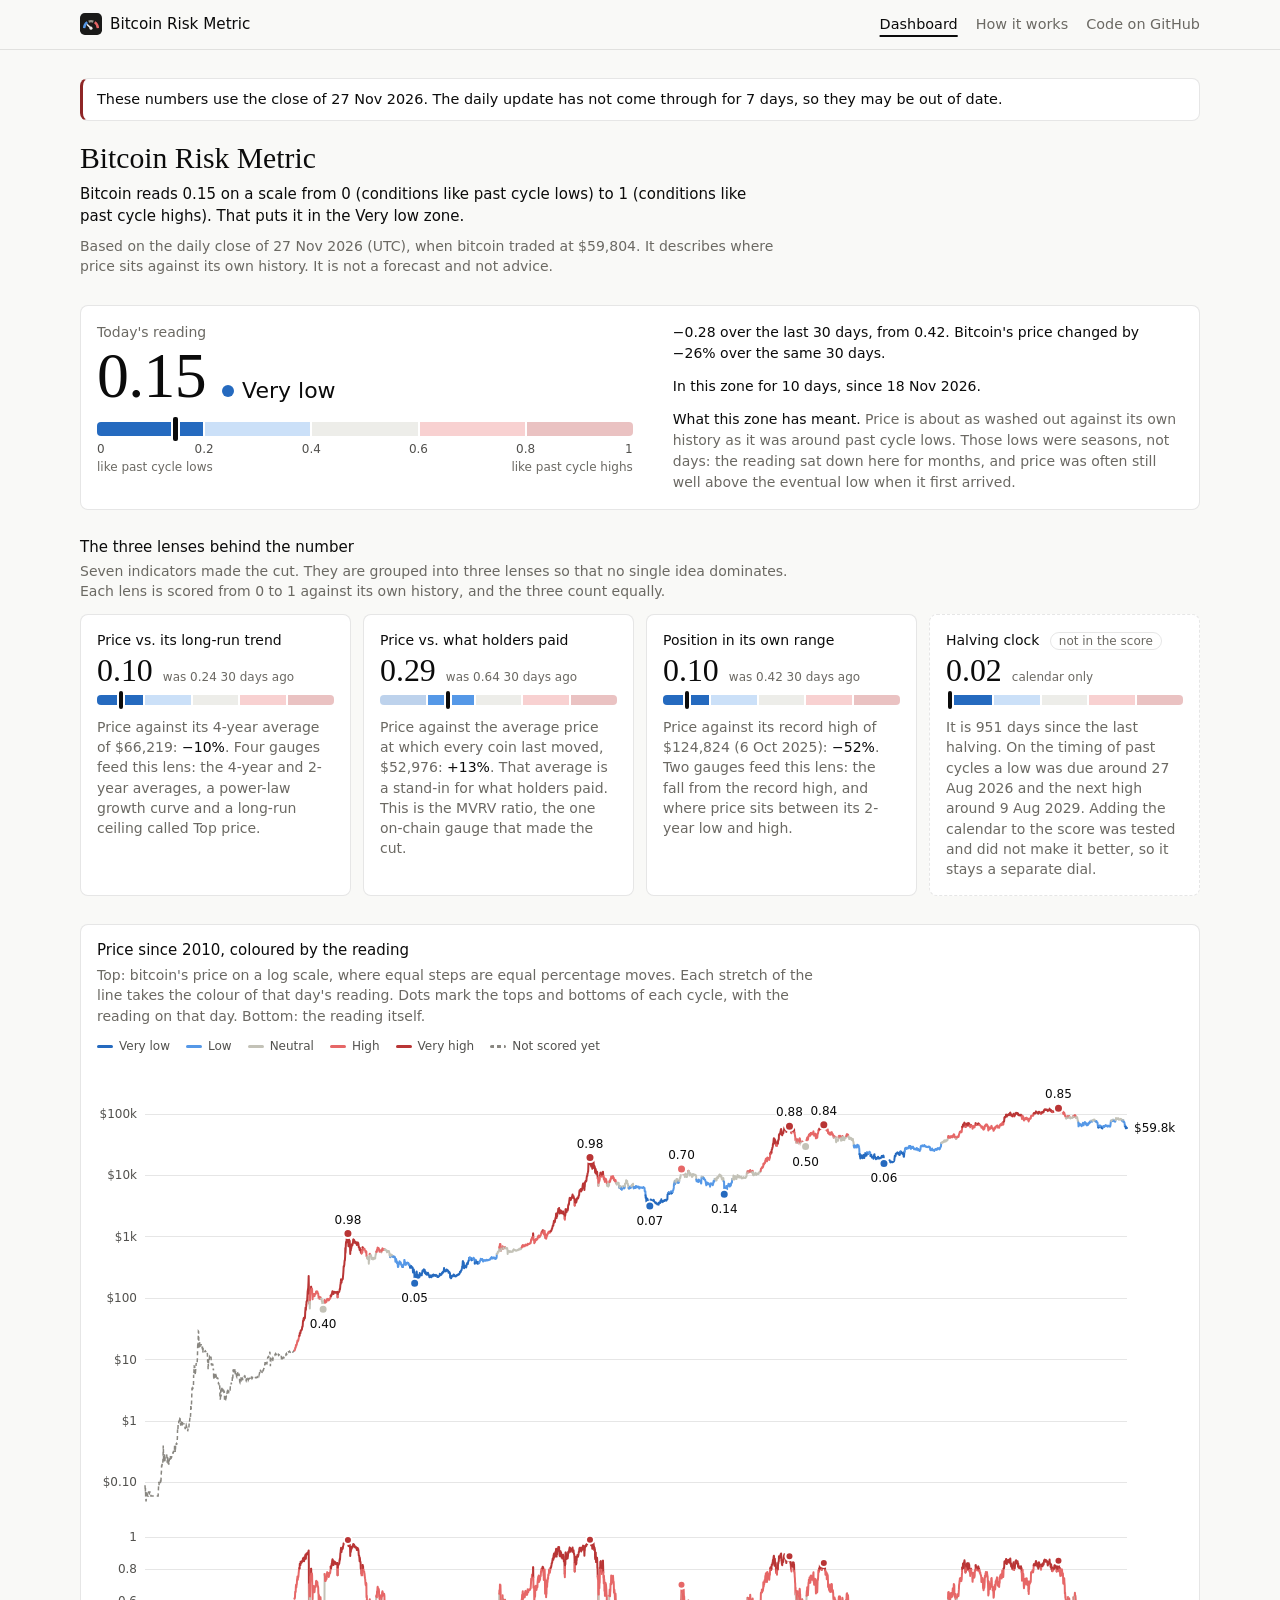
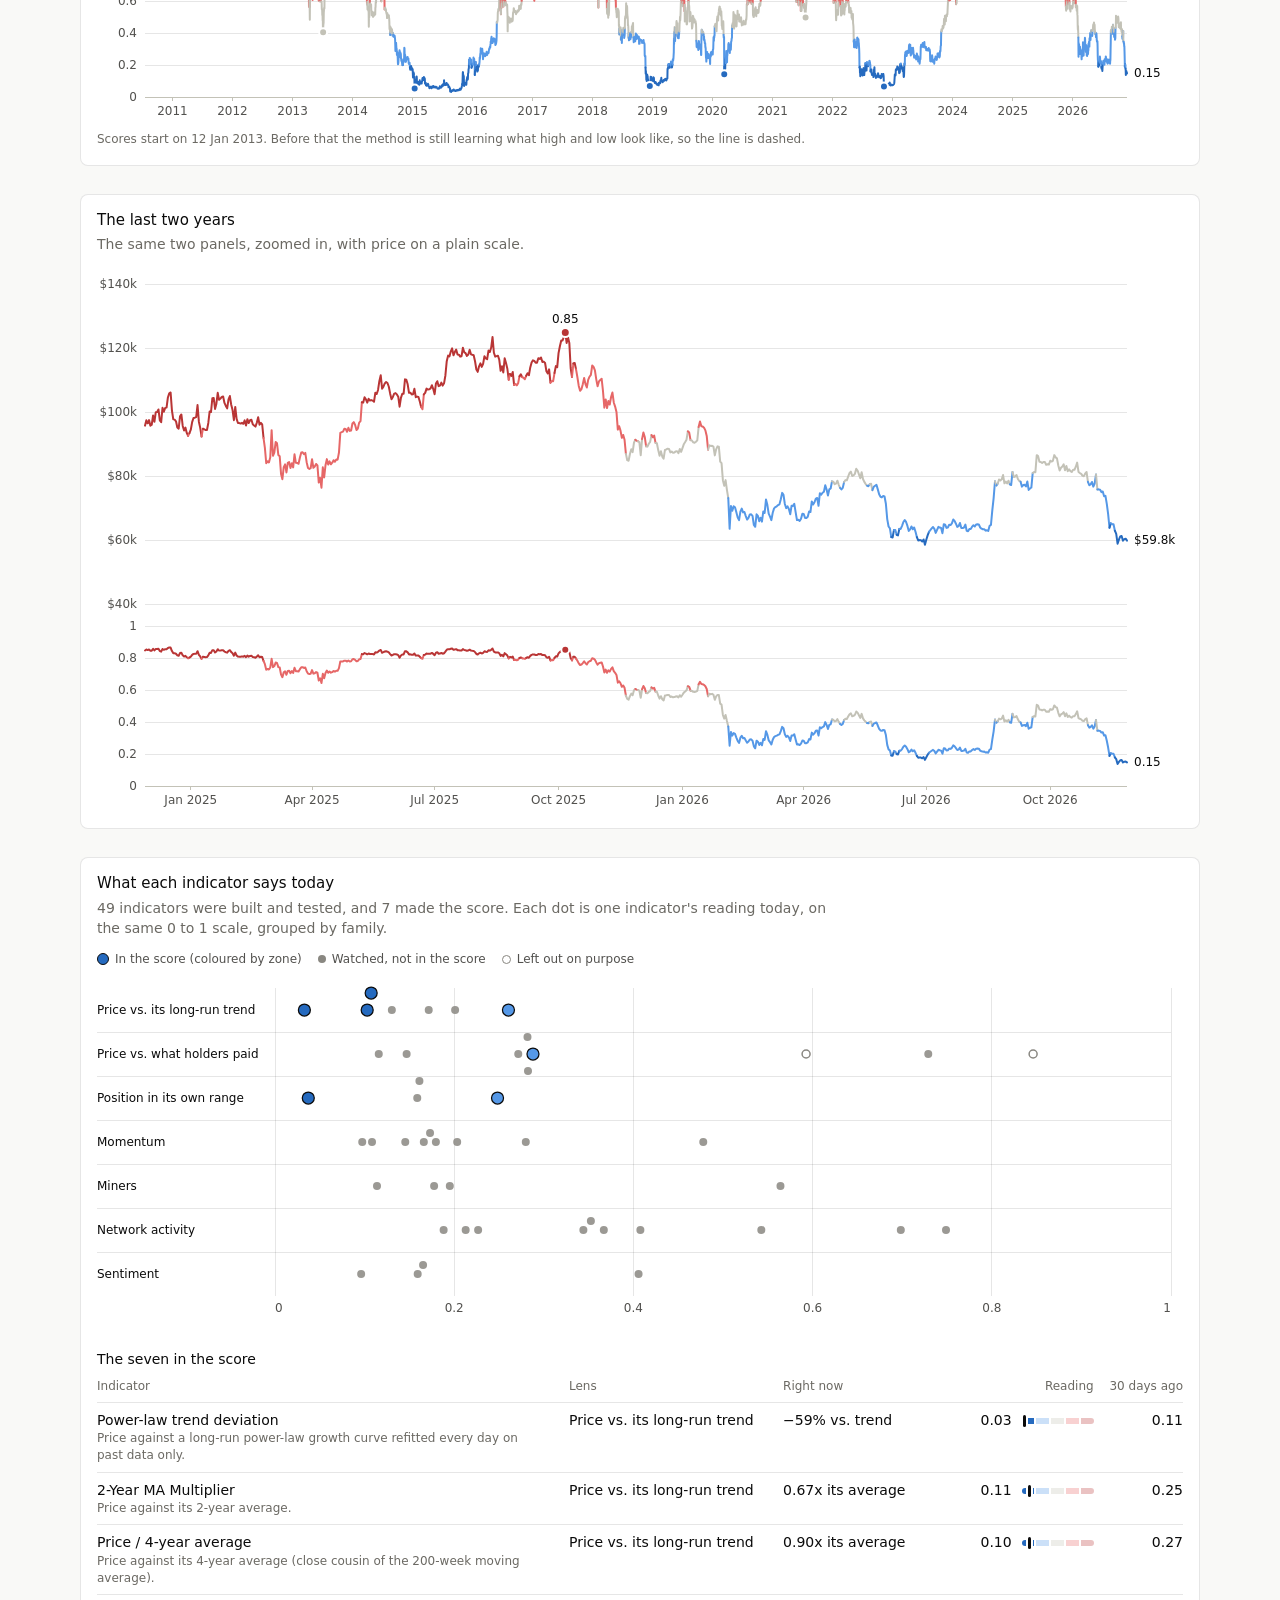
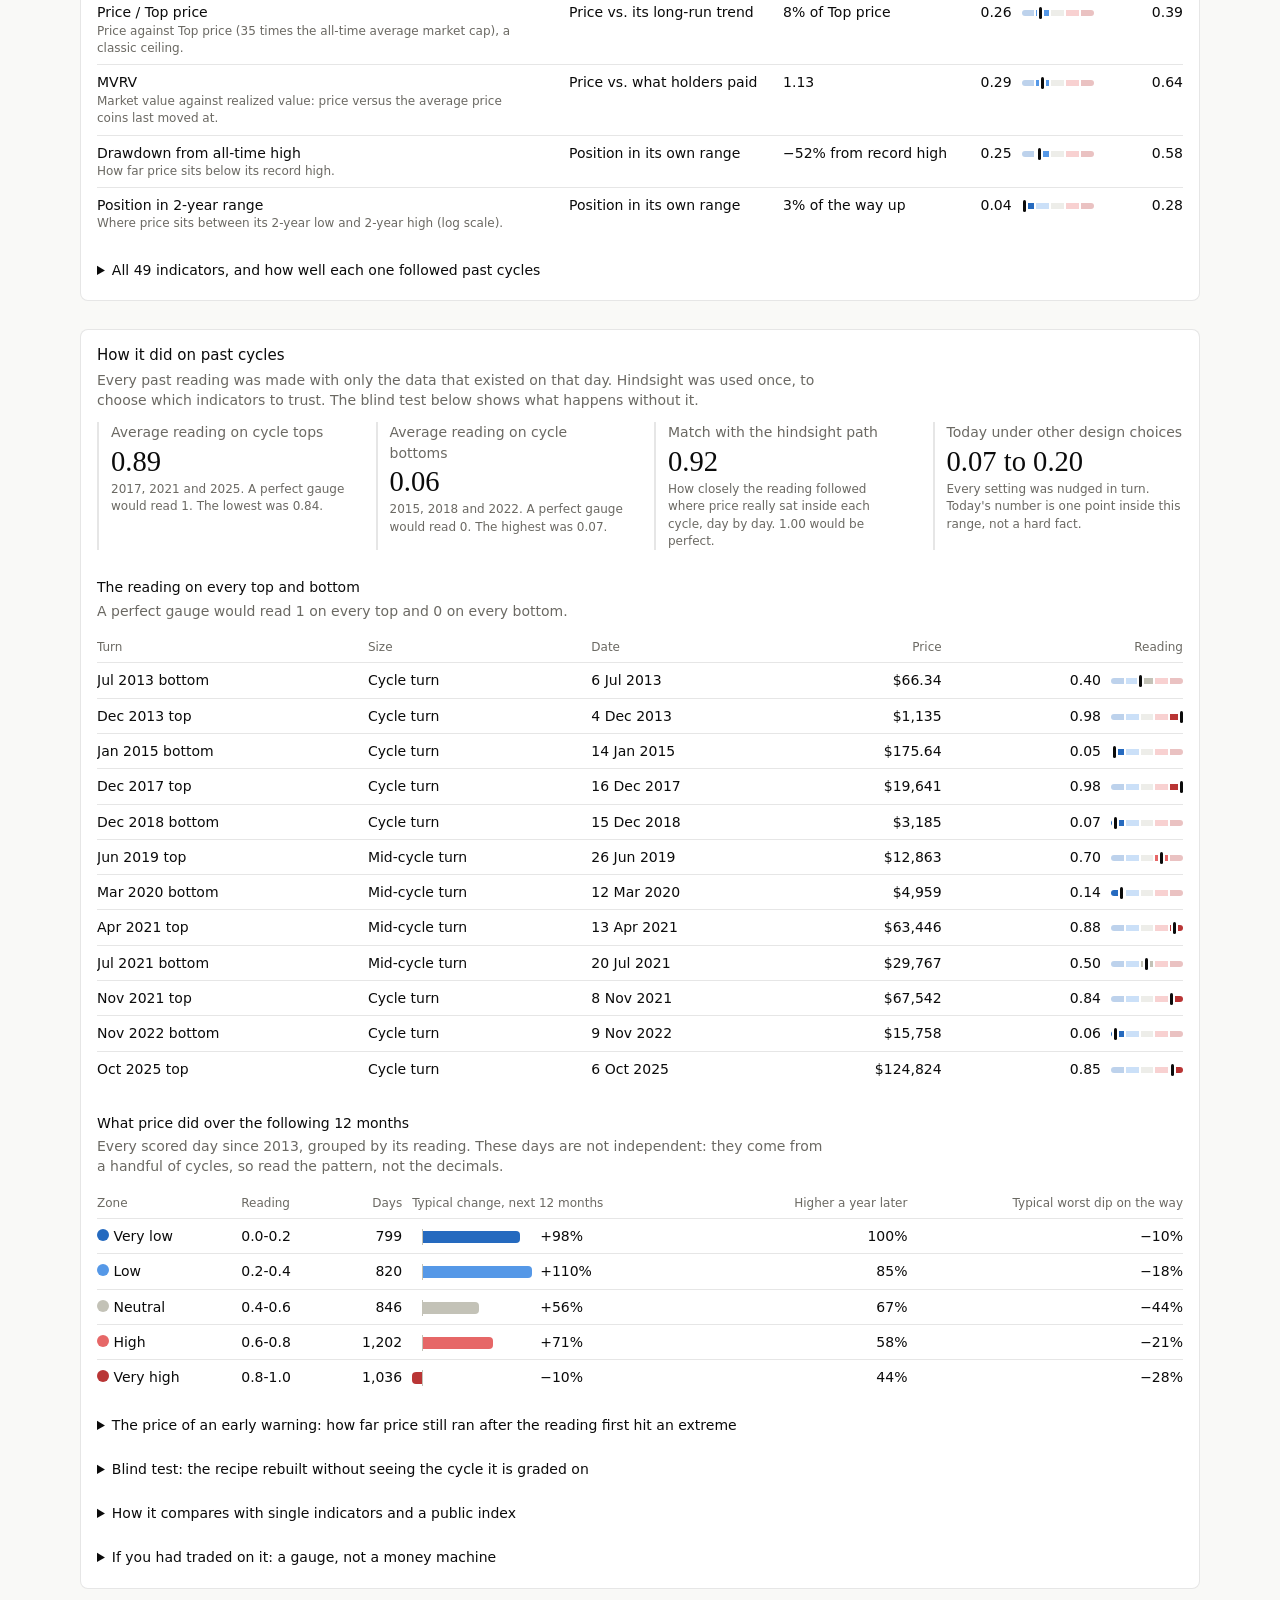
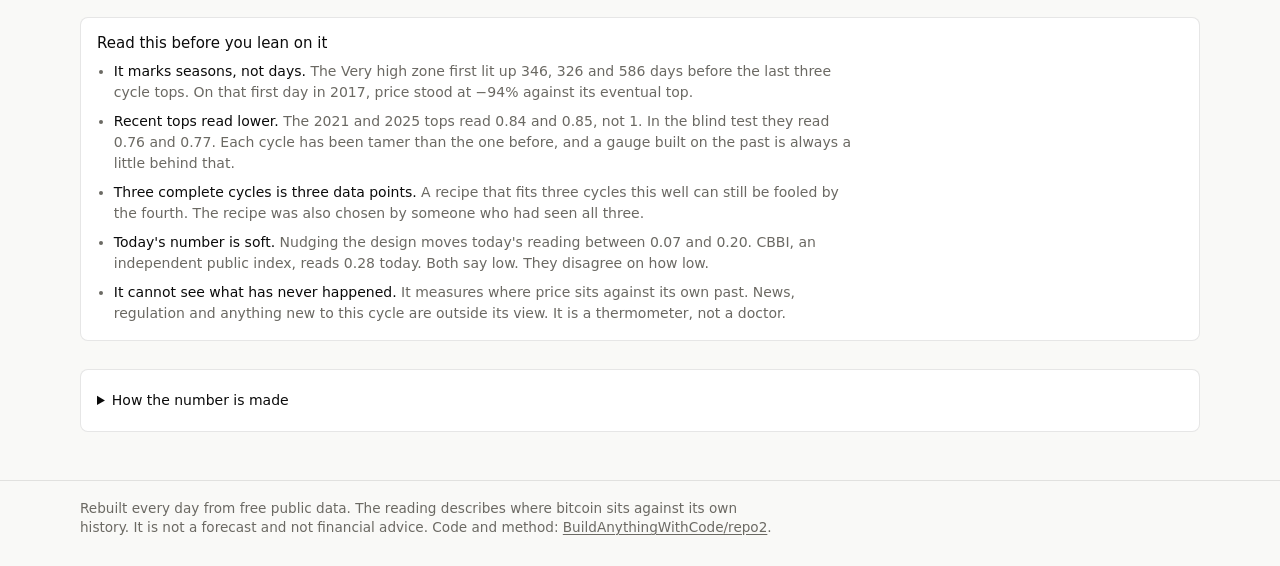
<file: index.html>
<!doctype html>
<html lang="en" class="cds-root" data-v="202611281417">
<head>
<meta charset="utf-8">
<meta name="viewport" content="width=device-width, initial-scale=1">
<title>Bitcoin Risk Metric</title>
<meta name="description" content="Today&#x27;s reading is 0.15, in the Very low zone, on data through 27 Nov 2026. One number from 0 to 1 for where bitcoin sits in its market cycle, rebuilt every day from free public data.">
<meta name="color-scheme" content="light dark">
<meta name="theme-color" media="(prefers-color-scheme: light)" content="#f9f9f7">
<meta name="theme-color" media="(prefers-color-scheme: dark)" content="#0b0b0b">
<meta property="og:type" content="website">
<meta property="og:site_name" content="Bitcoin Risk Metric">
<meta property="og:title" content="Bitcoin Risk Metric">
<meta property="og:description" content="Today&#x27;s reading is 0.15, in the Very low zone, on data through 27 Nov 2026. One number from 0 to 1 for where bitcoin sits in its market cycle, rebuilt every day from free public data.">
<meta property="og:url" content="https://buildanythingwithcode.github.io/repo2/">
<meta name="twitter:card" content="summary">
<link rel="canonical" href="https://buildanythingwithcode.github.io/repo2/">
<link rel="icon" type="image/svg+xml" href="favicon.svg?v=f50961d3b9">
<link rel="stylesheet" href="theme.css?v=285fd4b9c5">
<link rel="stylesheet" href="style.css?v=f066ebd061">
</head>
<body>
<a class="site-skip" href="#main">Skip to content</a>
<header class="site-nav">
  <div class="site-nav-inner">
    <a class="site-brand" href="./"><img src="favicon.svg?v=f50961d3b9" alt="" width="22" height="22">Bitcoin Risk Metric</a>
    <nav class="site-links" aria-label="Site">
      <a href="./" aria-current="page">Dashboard</a>
      <a href="how-it-works.html">How it works</a>
      <a href="https://github.com/BuildAnythingWithCode/repo2">Code on GitHub</a>
    </nav>
  </div>
</header>
<main id="main" class="site-main">
<p class="site-stale" id="site-stale" role="status" hidden></p>
<div class="brm">

  <header class="brm-head">
    <h1 class="brm-title" id="title">Bitcoin Risk Metric</h1>
    <p class="brm-lede" id="takeaway">
      Bitcoin reads
      <b class="dash-skeleton" data-draw="val" data-fmt="risk" data-source="today" data-field="risk" data-row="0">—</b>
      on a scale from 0 (conditions like past cycle lows) to 1 (conditions like past cycle highs). That puts it in the
      <b class="dash-skeleton" data-draw="val" data-fmt="text" data-source="today" data-field="zone" data-row="0">—</b>
      zone.
    </p>
    <p class="brm-asof">
      Based on the daily close of
      <span class="dash-skeleton" data-draw="val" data-fmt="date" data-source="today" data-field="date" data-row="0">—</span>
      (UTC), when bitcoin traded at
      <span class="dash-skeleton" data-draw="val" data-fmt="usd" data-source="today" data-field="price" data-row="0">—</span>.
      It describes where price sits against its own history. It is not a forecast and not advice.
    </p>
  </header>

  <section class="brm-card brm-hero" id="today" aria-labelledby="today-h">
    <div class="brm-hero-main">
      <h2 class="brm-eyebrow" id="today-h">Today's reading</h2>
      <div class="brm-hero-fig">
        <span class="brm-hero-num dash-skeleton" data-draw="val" data-fmt="risk" data-source="today" data-field="risk" data-row="0">—</span>
        <span class="brm-hero-zone">
          <i class="brm-dot" data-draw="zone-dot" data-source="today" data-f="zone_index"></i>
          <span class="dash-skeleton" data-draw="val" data-fmt="text" data-source="today" data-field="zone" data-row="0">—</span>
        </span>
      </div>
      <div class="brm-meter brm-meter-lg dash-skeleton" data-draw="meter" data-ticks data-source="today" data-f="risk" role="img" aria-label="Where today's reading sits on the scale from 0 to 1"></div>
      <div class="brm-scale-ends" aria-hidden="true">
        <span>like past cycle lows</span>
        <span>like past cycle highs</span>
      </div>
    </div>
    <div class="brm-hero-side">
      <p class="brm-change">
        <b class="dash-skeleton" data-draw="val" data-fmt="signed" data-source="today" data-field="risk_change_30d" data-row="0">—</b>
        over the last 30 days, from
        <span class="dash-skeleton" data-draw="val" data-fmt="risk" data-source="today" data-field="risk_30d_ago" data-row="0">—</span>.
        Bitcoin's price changed by
        <b class="dash-skeleton" data-draw="val" data-fmt="pctSigned" data-source="today" data-field="price_change_30d" data-row="0">—</b>
        over the same 30 days.
      </p>
      <p class="brm-change">
        In this zone for
        <b class="dash-skeleton" data-draw="val" data-fmt="int" data-source="today" data-field="days_in_zone" data-row="0">—</b>
        days, since
        <span class="dash-skeleton" data-draw="val" data-fmt="date" data-source="today" data-field="zone_since" data-row="0">—</span>.
      </p>
      <div class="brm-zone-notes">
        <span data-draw="zone-pick" data-source="today" data-f="zone_index"></span>
        <p data-zone="0" hidden><b>What this zone has meant.</b> Price is about as washed out against its own history as it was around past cycle lows. Those lows were seasons, not days: the reading sat down here for months, and price was often still well above the eventual low when it first arrived.</p>
        <p data-zone="1" hidden><b>What this zone has meant.</b> Closer to the conditions of past lows than of past highs, without being at an extreme.</p>
        <p data-zone="2" hidden><b>What this zone has meant.</b> Mid-range. Neither stretched nor washed out against its own history.</p>
        <p data-zone="3" hidden><b>What this zone has meant.</b> Running warm. Closer to the conditions of past highs than of past lows, without being at an extreme.</p>
        <p data-zone="4" hidden><b>What this zone has meant.</b> Price is about as stretched against its own history as it was around past cycle highs. In past cycles this zone lit up many months before the final high, so treat it as a warning light, not a sell-by date.</p>
      </div>
    </div>
  </section>

  <section class="brm-section" id="lenses" aria-labelledby="lenses-h">
    <h2 class="brm-h2" id="lenses-h">The three lenses behind the number</h2>
    <p class="brm-sub">Seven indicators made the cut. They are grouped into three lenses so that no single idea dominates. Each lens is scored from 0 to 1 against its own history, and the three count equally.</p>
    <div class="brm-tiles">
      <article class="brm-card brm-lens" id="lens-trend">
        <h3 class="brm-h3">Price vs. its long-run trend</h3>
        <div class="brm-lens-fig">
          <span class="brm-lens-num dash-skeleton" data-draw="val" data-fmt="risk" data-source="today" data-field="trend" data-row="0">—</span>
          <span class="brm-was">was <span class="dash-skeleton" data-draw="val" data-fmt="risk" data-source="today" data-field="trend_30d_ago" data-row="0">—</span> 30 days ago</span>
        </div>
        <div class="brm-meter dash-skeleton" data-draw="meter" data-source="today" data-f="trend" role="img" aria-label="The trend lens on the scale from 0 to 1"></div>
        <p class="brm-note">Price against its 4-year average of
          <span class="dash-skeleton" data-draw="val" data-fmt="usd" data-source="today" data-field="avg_4y" data-row="0">—</span>:
          <b class="dash-skeleton" data-draw="val" data-fmt="pctSigned" data-source="today" data-field="price_vs_avg_4y" data-row="0">—</b>.
          Four gauges feed this lens: the 4-year and 2-year averages, a power-law growth curve and a long-run ceiling called Top price.</p>
      </article>
      <article class="brm-card brm-lens" id="lens-onchain">
        <h3 class="brm-h3">Price vs. what holders paid</h3>
        <div class="brm-lens-fig">
          <span class="brm-lens-num dash-skeleton" data-draw="val" data-fmt="risk" data-source="today" data-field="onchain" data-row="0">—</span>
          <span class="brm-was">was <span class="dash-skeleton" data-draw="val" data-fmt="risk" data-source="today" data-field="onchain_30d_ago" data-row="0">—</span> 30 days ago</span>
        </div>
        <div class="brm-meter dash-skeleton" data-draw="meter" data-source="today" data-f="onchain" role="img" aria-label="The holders lens on the scale from 0 to 1"></div>
        <p class="brm-note">Price against the average price at which every coin last moved,
          <span class="dash-skeleton" data-draw="val" data-fmt="usd" data-source="today" data-field="realized_price" data-row="0">—</span>:
          <b class="dash-skeleton" data-draw="val" data-fmt="pctSigned" data-source="today" data-field="price_vs_realized" data-row="0">—</b>.
          That average is a stand-in for what holders paid. This is the MVRV ratio, the one on-chain gauge that made the cut.</p>
      </article>
      <article class="brm-card brm-lens" id="lens-range">
        <h3 class="brm-h3">Position in its own range</h3>
        <div class="brm-lens-fig">
          <span class="brm-lens-num dash-skeleton" data-draw="val" data-fmt="risk" data-source="today" data-field="range" data-row="0">—</span>
          <span class="brm-was">was <span class="dash-skeleton" data-draw="val" data-fmt="risk" data-source="today" data-field="range_30d_ago" data-row="0">—</span> 30 days ago</span>
        </div>
        <div class="brm-meter dash-skeleton" data-draw="meter" data-source="today" data-f="range" role="img" aria-label="The range lens on the scale from 0 to 1"></div>
        <p class="brm-note">Price against its record high of
          <span class="dash-skeleton" data-draw="val" data-fmt="usd" data-source="today" data-field="record_high" data-row="0">—</span>
          (<span class="dash-skeleton" data-draw="val" data-fmt="date" data-source="today" data-field="record_high_date" data-row="0">—</span>):
          <b class="dash-skeleton" data-draw="val" data-fmt="pctSigned" data-source="today" data-field="from_record_high" data-row="0">—</b>.
          Two gauges feed this lens: the fall from the record high, and where price sits between its 2-year low and high.</p>
      </article>
      <article class="brm-card brm-lens brm-aside" id="halving-clock">
        <h3 class="brm-h3">Halving clock <span class="brm-tag">not in the score</span></h3>
        <div class="brm-lens-fig">
          <span class="brm-lens-num dash-skeleton" data-draw="val" data-fmt="risk" data-source="today" data-field="clock" data-row="0">—</span>
          <span class="brm-was">calendar only</span>
        </div>
        <div class="brm-meter dash-skeleton" data-draw="meter" data-source="today" data-f="clock" role="img" aria-label="The halving clock on the scale from 0 to 1"></div>
        <p class="brm-note">It is
          <span class="dash-skeleton" data-draw="val" data-fmt="int" data-source="today" data-field="days_since_halving" data-row="0">—</span>
          days since the last halving. On the timing of past cycles a low was due around
          <span class="dash-skeleton" data-draw="val" data-fmt="date" data-source="today" data-field="clock_expected_bottom" data-row="0">—</span>
          and the next high around
          <span class="dash-skeleton" data-draw="val" data-fmt="date" data-source="today" data-field="clock_next_expected_top" data-row="0">—</span>.
          Adding the calendar to the score was tested and did not make it better, so it stays a separate dial.</p>
      </article>
    </div>
  </section>

  <section class="brm-card" id="history" aria-labelledby="history-h">
    <h2 class="brm-h2" id="history-h">Price since 2010, coloured by the reading</h2>
    <p class="brm-sub">Top: bitcoin's price on a log scale, where equal steps are equal percentage moves. Each stretch of the line takes the colour of that day's reading. Dots mark the tops and bottoms of each cycle, with the reading on that day. Bottom: the reading itself.</p>
    <ul class="brm-legend" aria-label="Colour key">
      <li><i class="brm-swatch brm-z0"></i><span data-zone-name="0">Very low</span></li>
      <li><i class="brm-swatch brm-z1"></i><span data-zone-name="1">Low</span></li>
      <li><i class="brm-swatch brm-z2"></i><span data-zone-name="2">Neutral</span></li>
      <li><i class="brm-swatch brm-z3"></i><span data-zone-name="3">High</span></li>
      <li><i class="brm-swatch brm-z4"></i><span data-zone-name="4">Very high</span></li>
      <li><i class="brm-swatch brm-nz"></i><span data-zone-name="-1">Not scored yet</span></li>
    </ul>
    <div class="brm-block">
      <div class="brm-chart brm-chart-tall dash-skeleton" id="history-chart" data-draw="history-chart" data-source="history turns" data-label="Bitcoin's price since 2010 on a log scale, coloured by the risk reading, with the reading itself in a second panel below"></div>
      <p class="brm-err" hidden>This chart could not load its data. The rest of the page still works.</p>
    </div>
    <p class="brm-foot">Scores start on
      <span class="dash-skeleton" data-draw="val" data-fmt="date" data-source="today" data-field="first_score" data-row="0">—</span>.
      Before that the method is still learning what high and low look like, so the line is dashed.</p>
  </section>

  <section class="brm-card" id="recent" aria-labelledby="recent-h">
    <h2 class="brm-h2" id="recent-h">The last two years</h2>
    <p class="brm-sub">The same two panels, zoomed in, with price on a plain scale.</p>
    <div class="brm-block">
      <div class="brm-chart dash-skeleton" id="recent-chart" data-draw="recent-chart" data-source="history turns" data-label="Bitcoin's price over the last two years, coloured by the risk reading, with the reading itself in a second panel below"></div>
      <p class="brm-err" hidden>This chart could not load its data. The rest of the page still works.</p>
    </div>
  </section>

  <section class="brm-card" id="indicators" aria-labelledby="indicators-h">
    <h2 class="brm-h2" id="indicators-h">What each indicator says today</h2>
    <p class="brm-sub">
      <span class="dash-skeleton" data-draw="val" data-fmt="int" data-source="today" data-field="indicators_tested" data-row="0">—</span>
      indicators were built and tested, and
      <span class="dash-skeleton" data-draw="val" data-fmt="int" data-source="today" data-field="indicators_in_score" data-row="0">—</span>
      made the score. Each dot is one indicator's reading today, on the same 0 to 1 scale, grouped by family.</p>
    <ul class="brm-legend" aria-label="Dot key">
      <li><i class="brm-key brm-key-core"></i>In the score (coloured by zone)</li>
      <li><i class="brm-key brm-key-ctx"></i>Watched, not in the score</li>
      <li><i class="brm-key brm-key-out"></i>Left out on purpose</li>
    </ul>
    <div class="brm-block">
      <div class="brm-chart brm-chart-strip dash-skeleton" id="indicator-strip" data-draw="ind-strip" data-source="indicators" data-label="Every indicator's reading today on the scale from 0 to 1, one row per family"></div>
      <p class="brm-err" hidden>This chart could not load its data. The rest of the page still works.</p>
    </div>

    <h3 class="brm-h3 brm-gap">The seven in the score</h3>
    <div class="brm-block">
      <div class="brm-table-wrap">
        <table class="brm-table" id="core-table" data-source="indicators" data-row-key="id">
          <thead><tr>
            <th data-field="label">Indicator</th>
            <th data-field="family_label" class="brm-wide-only">Lens</th>
            <th data-field="value">Right now</th>
            <th data-field="score" class="brm-r">Reading</th>
            <th data-field="score_30d_ago" class="brm-r brm-wide-only">30 days ago</th>
          </tr></thead>
          <tbody data-draw="core-rows"></tbody>
        </table>
      </div>
      <p class="brm-err" hidden>This table could not load its data.</p>
    </div>

    <details class="brm-details" id="all-indicators">
      <summary>All
        <span class="dash-skeleton" data-draw="val" data-fmt="int" data-source="today" data-field="indicators_tested" data-row="0">—</span>
        indicators, and how well each one followed past cycles</summary>
      <p class="brm-sub">“Followed past cycles” is each indicator's day-by-day match with the hindsight path of every cycle up to the 2025 high: 1.00 would be a perfect match, 0 no relation, and below 0 means it ran backwards. Only indicators at 0.75 or better made the score. The blind test further down re-runs that same rule using only the data that existed before each cycle.</p>
      <div class="brm-block">
        <div class="brm-table-wrap">
          <table class="brm-table" id="all-table" data-source="indicators" data-row-key="id">
            <thead><tr>
              <th data-field="label">Indicator</th>
              <th data-field="family_label" class="brm-wide-only">Family</th>
              <th data-field="role">Role</th>
              <th data-field="score" class="brm-r">Reading</th>
              <th data-field="skill" class="brm-r">Followed past cycles</th>
              <th data-field="scored_since" class="brm-r brm-wide-only">Scored since</th>
            </tr></thead>
            <tbody data-draw="all-rows"></tbody>
          </table>
        </div>
        <p class="brm-err" hidden>This table could not load its data.</p>
      </div>
    </details>
  </section>

  <section class="brm-card" id="track-record" aria-labelledby="track-h">
    <h2 class="brm-h2" id="track-h">How it did on past cycles</h2>
    <p class="brm-sub">Every past reading was made with only the data that existed on that day. Hindsight was used once, to choose which indicators to trust. The blind test below shows what happens without it.</p>

    <div class="brm-tiles brm-tiles-flat">
      <div class="brm-stat" id="grade-tops">
        <div class="brm-stat-label">Average reading on cycle tops</div>
        <div class="brm-stat-num dash-skeleton" data-draw="val" data-fmt="risk" data-source="grades" data-field="top_reading_mean" data-row="0">—</div>
        <div class="brm-stat-note">2017, 2021 and 2025. A perfect gauge would read 1. The lowest was
          <span class="dash-skeleton" data-draw="val" data-fmt="risk" data-source="grades" data-field="top_reading_lowest" data-row="0">—</span>.</div>
      </div>
      <div class="brm-stat" id="grade-bottoms">
        <div class="brm-stat-label">Average reading on cycle bottoms</div>
        <div class="brm-stat-num dash-skeleton" data-draw="val" data-fmt="risk" data-source="grades" data-field="bottom_reading_mean" data-row="0">—</div>
        <div class="brm-stat-note">2015, 2018 and 2022. A perfect gauge would read 0. The highest was
          <span class="dash-skeleton" data-draw="val" data-fmt="risk" data-source="grades" data-field="bottom_reading_highest" data-row="0">—</span>.</div>
      </div>
      <div class="brm-stat" id="grade-tracking">
        <div class="brm-stat-label">Match with the hindsight path</div>
        <div class="brm-stat-num dash-skeleton" data-draw="val" data-fmt="risk" data-source="grades" data-field="tracking" data-row="0">—</div>
        <div class="brm-stat-note">How closely the reading followed where price really sat inside each cycle, day by day. 1.00 would be perfect.</div>
      </div>
      <div class="brm-stat" id="grade-range">
        <div class="brm-stat-label">Today under other design choices</div>
        <div class="brm-stat-num"><span class="dash-skeleton" data-draw="val" data-fmt="risk" data-source="grades" data-field="range_latest_min" data-row="0">—</span> to <span class="dash-skeleton" data-draw="val" data-fmt="risk" data-source="grades" data-field="range_latest_max" data-row="0">—</span></div>
        <div class="brm-stat-note">Every setting was nudged in turn. Today's number is one point inside this range, not a hard fact.</div>
      </div>
    </div>

    <h3 class="brm-h3 brm-gap" id="turns-h">The reading on every top and bottom</h3>
    <p class="brm-sub">A perfect gauge would read 1 on every top and 0 on every bottom.</p>
    <div class="brm-block">
      <div class="brm-table-wrap">
        <table class="brm-table" id="turns-table" data-source="turns" data-row-key="name">
          <thead><tr>
            <th data-field="name">Turn</th>
            <th data-field="size" class="brm-wide-only">Size</th>
            <th data-field="date" class="brm-wide-only">Date</th>
            <th data-field="price" class="brm-r">Price</th>
            <th data-field="risk" class="brm-r">Reading</th>
          </tr></thead>
          <tbody data-draw="turn-rows"></tbody>
        </table>
      </div>
      <p class="brm-err" hidden>This table could not load its data.</p>
    </div>

    <h3 class="brm-h3 brm-gap" id="next-h">What price did over the following 12 months</h3>
    <p class="brm-sub">Every scored day since 2013, grouped by its reading. These days are not independent: they come from a handful of cycles, so read the pattern, not the decimals.</p>
    <div class="brm-block">
      <div class="brm-table-wrap">
        <table class="brm-table" id="zones-table" data-source="zones" data-row-key="zone">
          <thead><tr>
            <th data-field="zone_name">Zone</th>
            <th data-field="zone" class="brm-wide-only">Reading</th>
            <th data-field="days" class="brm-r brm-wide-only">Days</th>
            <th data-field="median_fwd_return">Typical change, next 12 months</th>
            <th data-field="share_positive" class="brm-r">Higher a year later</th>
            <th data-field="median_worst_drawdown" class="brm-r">Typical worst dip on the way</th>
          </tr></thead>
          <tbody data-draw="zone-rows"></tbody>
        </table>
      </div>
      <p class="brm-err" hidden>This table could not load its data.</p>
    </div>

    <details class="brm-details" id="early-warnings">
      <summary>The price of an early warning: how far price still ran after the reading first hit an extreme</summary>
      <p class="brm-sub">The reading reaches its extreme zones well before the turn. For each cycle top this shows the first day at or above
        <span data-draw="edge" data-i="4">—</span>, and for each bottom the first day at or below
        <span data-draw="edge" data-i="1">—</span>, with where price stood against the eventual turn.</p>
      <div class="brm-block">
        <div class="brm-table-wrap">
          <table class="brm-table" id="early-table" data-source="early" data-row-key="name">
            <thead><tr>
              <th data-field="name">Turn</th>
              <th data-field="first_entry" class="brm-wide-only">First day in the zone</th>
              <th data-field="days_before_turn" class="brm-r">Days before the turn</th>
              <th data-field="first_entry_gap" class="brm-r">Price that day vs. the turn</th>
              <th data-field="days_in_zone" class="brm-r brm-wide-only">Days spent in the zone</th>
              <th data-field="avg_gap_in_zone" class="brm-r">Average price in the zone vs. the turn</th>
            </tr></thead>
            <tbody data-draw="early-rows"></tbody>
          </table>
        </div>
        <p class="brm-err" hidden>This table could not load its data.</p>
      </div>
    </details>

    <details class="brm-details" id="blind-test">
      <summary>Blind test: the recipe rebuilt without seeing the cycle it is graded on</summary>
      <p class="brm-sub">For each test, the same selection rule picked indicators using only the data up to one cycle top, and the result was graded on the cycle that followed. The third row of each group is the final recipe, which has seen those cycles, for comparison.</p>
      <div class="brm-block">
        <div class="brm-table-wrap">
          <table class="brm-table" id="blind-table" data-source="blind" data-row-key="id">
            <thead><tr>
              <th data-field="cycle">Graded on</th>
              <th data-field="row_kind">How it was built</th>
              <th data-field="recipe" class="brm-wide-only">Recipe</th>
              <th data-field="reading_at_top" class="brm-r">Reading at the top</th>
              <th data-field="reading_at_bottom" class="brm-r">Reading at the bottom</th>
              <th data-field="tracking" class="brm-r">Match with the hindsight path</th>
            </tr></thead>
            <tbody data-draw="blind-rows"></tbody>
          </table>
        </div>
        <p class="brm-err" hidden>This table could not load its data.</p>
      </div>
    </details>

    <details class="brm-details" id="comparison">
      <summary>How it compares with single indicators and a public index</summary>
      <p class="brm-sub">Each gauge was put on the same kind of 0 to 1 ruler and graded the same way on the three complete cycles. CBBI is a well-known public index. Its scale is fitted with hindsight to the whole history, so its past readings are not a blind test, and it draws on coin-age data that is not free for the full history.</p>
      <div class="brm-block">
        <div class="brm-table-wrap">
          <table class="brm-table" id="baselines-table" data-source="baselines" data-row-key="id">
            <thead><tr>
              <th data-field="name">Gauge</th>
              <th data-field="tracking" class="brm-r">Match with the hindsight path</th>
              <th data-field="top_reading_mean" class="brm-r">Average at tops</th>
              <th data-field="bottom_reading_mean" class="brm-r">Average at bottoms</th>
              <th data-field="latest" class="brm-r">Today</th>
            </tr></thead>
            <tbody data-draw="baseline-rows"></tbody>
          </table>
        </div>
        <p class="brm-err" hidden>This table could not load its data.</p>
      </div>
    </details>

    <details class="brm-details" id="strategy">
      <summary>If you had traded on it: a gauge, not a money machine</summary>
      <p class="brm-sub">Two mechanical rules that follow the reading, against simply holding bitcoin from the same start date. Every trade costs 0.1%, there are no taxes, and cash earns nothing. Over the full history holding won by a wide margin, because the rules sell early in bull markets. What the rules bought was a smaller worst drop.</p>
      <div class="brm-block">
        <div class="brm-table-wrap">
          <table class="brm-table" id="strategy-table" data-source="strategy" data-row-key="id">
            <thead><tr>
              <th data-field="start">From</th>
              <th data-field="rule_name">Rule</th>
              <th data-field="rule_final_multiple" class="brm-r">Money multiplied, rule</th>
              <th data-field="hold_final_multiple" class="brm-r">Money multiplied, holding</th>
              <th data-field="rule_max_drawdown" class="brm-r">Worst drop, rule</th>
              <th data-field="hold_max_drawdown" class="brm-r">Worst drop, holding</th>
            </tr></thead>
            <tbody data-draw="strategy-rows"></tbody>
          </table>
        </div>
        <p class="brm-err" hidden>This table could not load its data.</p>
      </div>
    </details>
  </section>

  <section class="brm-card brm-limits" id="limits" aria-labelledby="limits-h">
    <h2 class="brm-h2" id="limits-h">Read this before you lean on it</h2>
    <ul class="brm-list">
      <li><b>It marks seasons, not days.</b> The Very high zone first lit up
        <span class="dash-skeleton" data-draw="val" data-fmt="int" data-source="early" data-field="days_before_turn" data-where="name=Dec 2017 top">—</span>,
        <span class="dash-skeleton" data-draw="val" data-fmt="int" data-source="early" data-field="days_before_turn" data-where="name=Nov 2021 top">—</span> and
        <span class="dash-skeleton" data-draw="val" data-fmt="int" data-source="early" data-field="days_before_turn" data-where="name=Oct 2025 top">—</span>
        days before the last three cycle tops. On that first day in 2017, price stood at
        <span class="dash-skeleton" data-draw="val" data-fmt="pctSigned" data-source="early" data-field="first_entry_gap" data-where="name=Dec 2017 top">—</span>
        against its eventual top.</li>
      <li><b>Recent tops read lower.</b> The 2021 and 2025 tops read
        <span class="dash-skeleton" data-draw="val" data-fmt="risk" data-source="turns" data-field="risk" data-where="name=Nov 2021 top">—</span> and
        <span class="dash-skeleton" data-draw="val" data-fmt="risk" data-source="turns" data-field="risk" data-where="name=Oct 2025 top">—</span>, not 1.
        In the blind test they read
        <span class="dash-skeleton" data-draw="val" data-fmt="risk" data-source="blind" data-field="reading_at_top" data-where="id=rule75_2018-21">—</span> and
        <span class="dash-skeleton" data-draw="val" data-fmt="risk" data-source="blind" data-field="reading_at_top" data-where="id=rule75_2022-25">—</span>.
        Each cycle has been tamer than the one before, and a gauge built on the past is always a little behind that.</li>
      <li><b>Three complete cycles is three data points.</b> A recipe that fits three cycles this well can still be fooled by the fourth. The recipe was also chosen by someone who had seen all three.</li>
      <li><b>Today's number is soft.</b> Nudging the design moves today's reading between
        <span class="dash-skeleton" data-draw="val" data-fmt="risk" data-source="grades" data-field="range_latest_min" data-row="0">—</span> and
        <span class="dash-skeleton" data-draw="val" data-fmt="risk" data-source="grades" data-field="range_latest_max" data-row="0">—</span>.
        CBBI, an independent public index, reads
        <span class="dash-skeleton" data-draw="val" data-fmt="risk" data-source="baselines" data-field="latest" data-where="id=cbbi">—</span>
        today. Both say low. They disagree on how low.</li>
      <li><b>It cannot see what has never happened.</b> It measures where price sits against its own past. News, regulation and anything new to this cycle are outside its view. It is a thermometer, not a doctor.</li>
    </ul>
  </section>

  <details class="brm-details brm-card" id="method">
    <summary>How the number is made</summary>
    <ol class="brm-list">
      <li><b>Collect.</b> Free public data, re-downloaded every day: price, market value, what holders paid, mining and network activity. Sources are Coin Metrics community data, Blockchain.com, Coinbase, alternative.me and DefiLlama.</li>
      <li><b>Measure.</b> The data becomes the indicators listed above. Distances from trend are divided by bitcoin's own long-run volatility, so that a doubling in 2013 and a doubling in 2025 are not treated as the same event.</li>
      <li><b>Give each indicator its own ruler.</b> The level of its past lows is 0 and the level of its past highs is 1, with older history slowly fading. The ruler is read with a one-year delay, so that a blow-off cannot stretch the ruler it is being measured with.</li>
      <li><b>Blend.</b> The indicators inside each lens are averaged, then the three lenses are averaged.</li>
      <li><b>Smooth the ends.</b> One S-curve lets the extremes approach 0 and 1 without ever sticking to them, so the most extreme day still gets the most extreme reading.</li>
    </ol>
    <p class="brm-sub">The code, the full backtest and a <a href="how-it-works.html">plain-English write-up</a> are in the GitHub repository <a href="https://github.com/BuildAnythingWithCode/repo2">BuildAnythingWithCode/repo2</a>. Every number on this page comes from ten data files published with it, such as <a href="data/today.json">today.json</a> and <a href="data/history.json">history.json</a>.</p>
    <p class="brm-foot">Last rebuilt
      <span class="dash-skeleton" data-draw="val" data-fmt="text" data-source="today" data-field="built_at" data-row="0">—</span>.</p>
  </details>

</div>
</main>
<footer class="site-foot">
  <div class="site-foot-inner">
    <p>Rebuilt every day from free public data. The reading describes where bitcoin sits against its own history. It is not a forecast and not financial advice. Code and method: <a href="https://github.com/BuildAnythingWithCode/repo2">BuildAnythingWithCode/repo2</a>.</p>
  </div>
</footer>
<script src="vendor/d3.min.js?v=f2094bbf61"></script>
<script src="shim.js?v=f7acb3b7e9"></script>
<script src="app.js?v=416fab555b"></script>
</body>
</html>
</file>
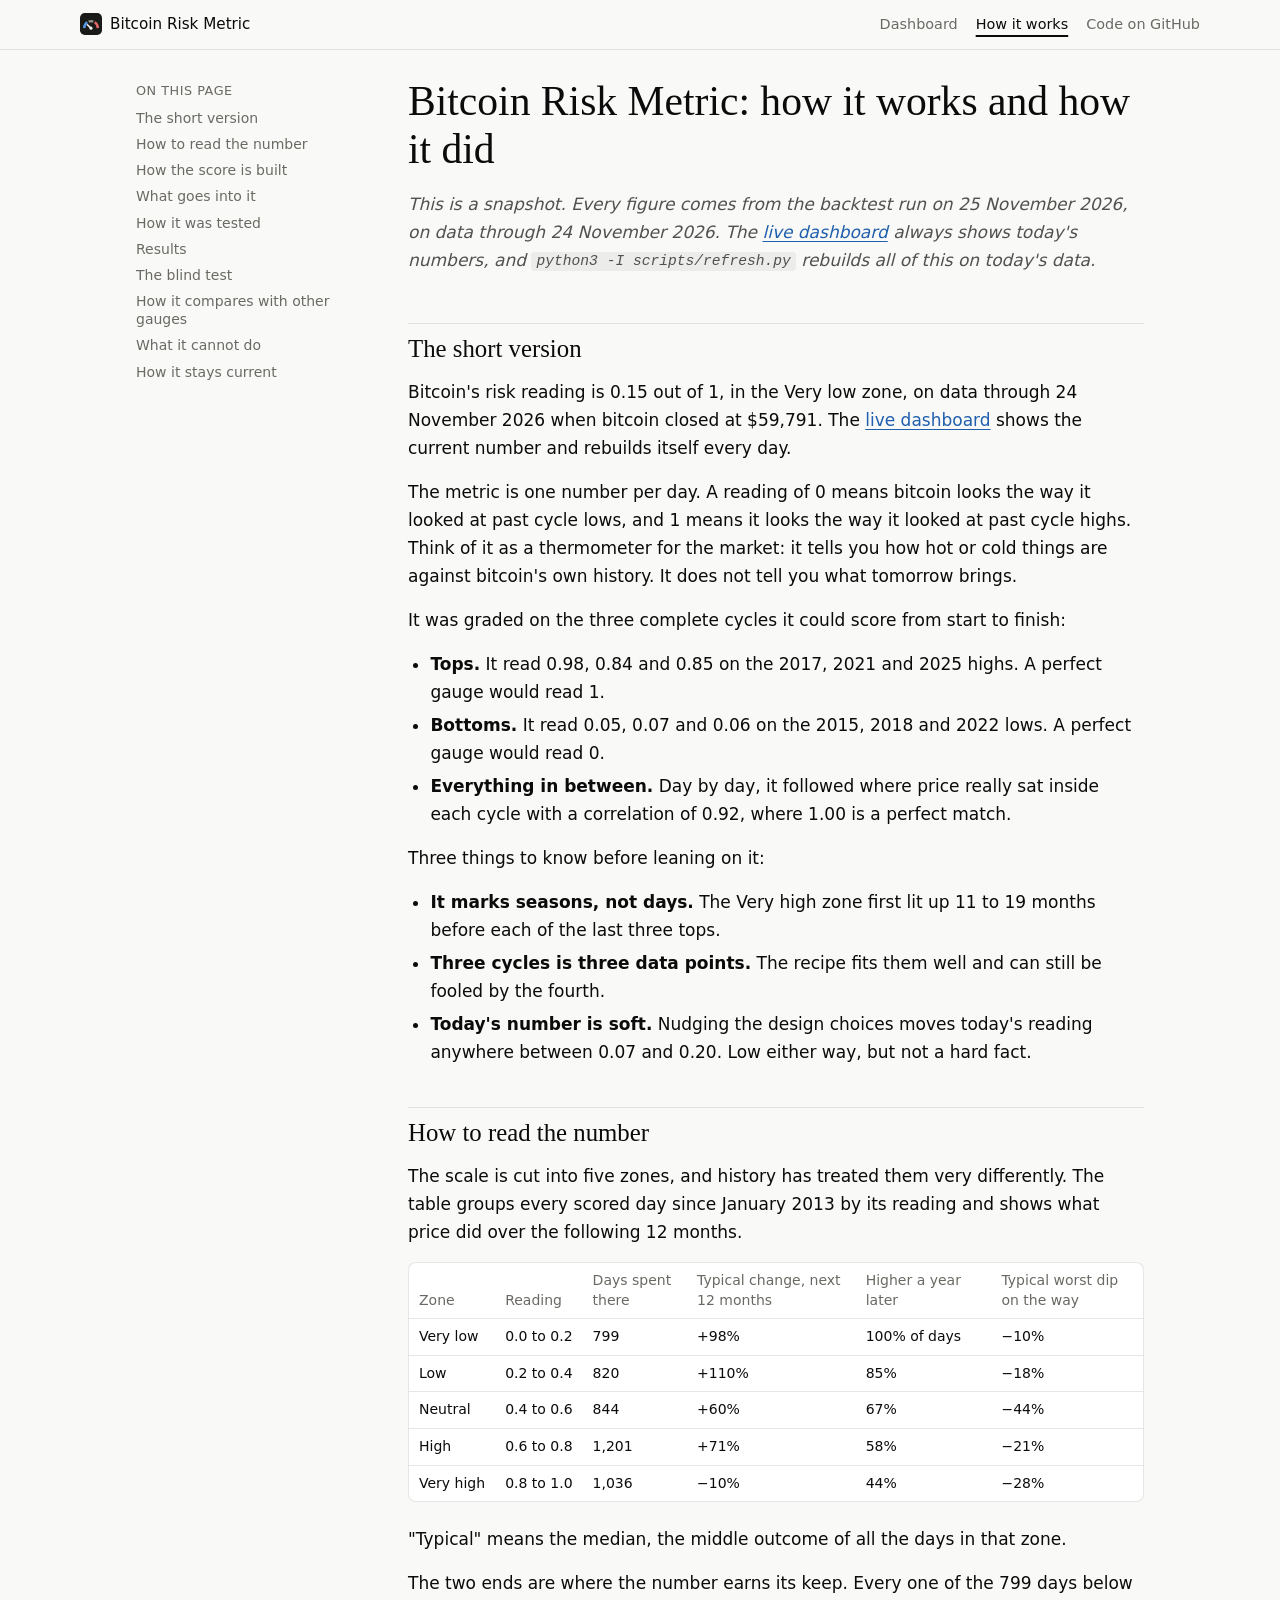
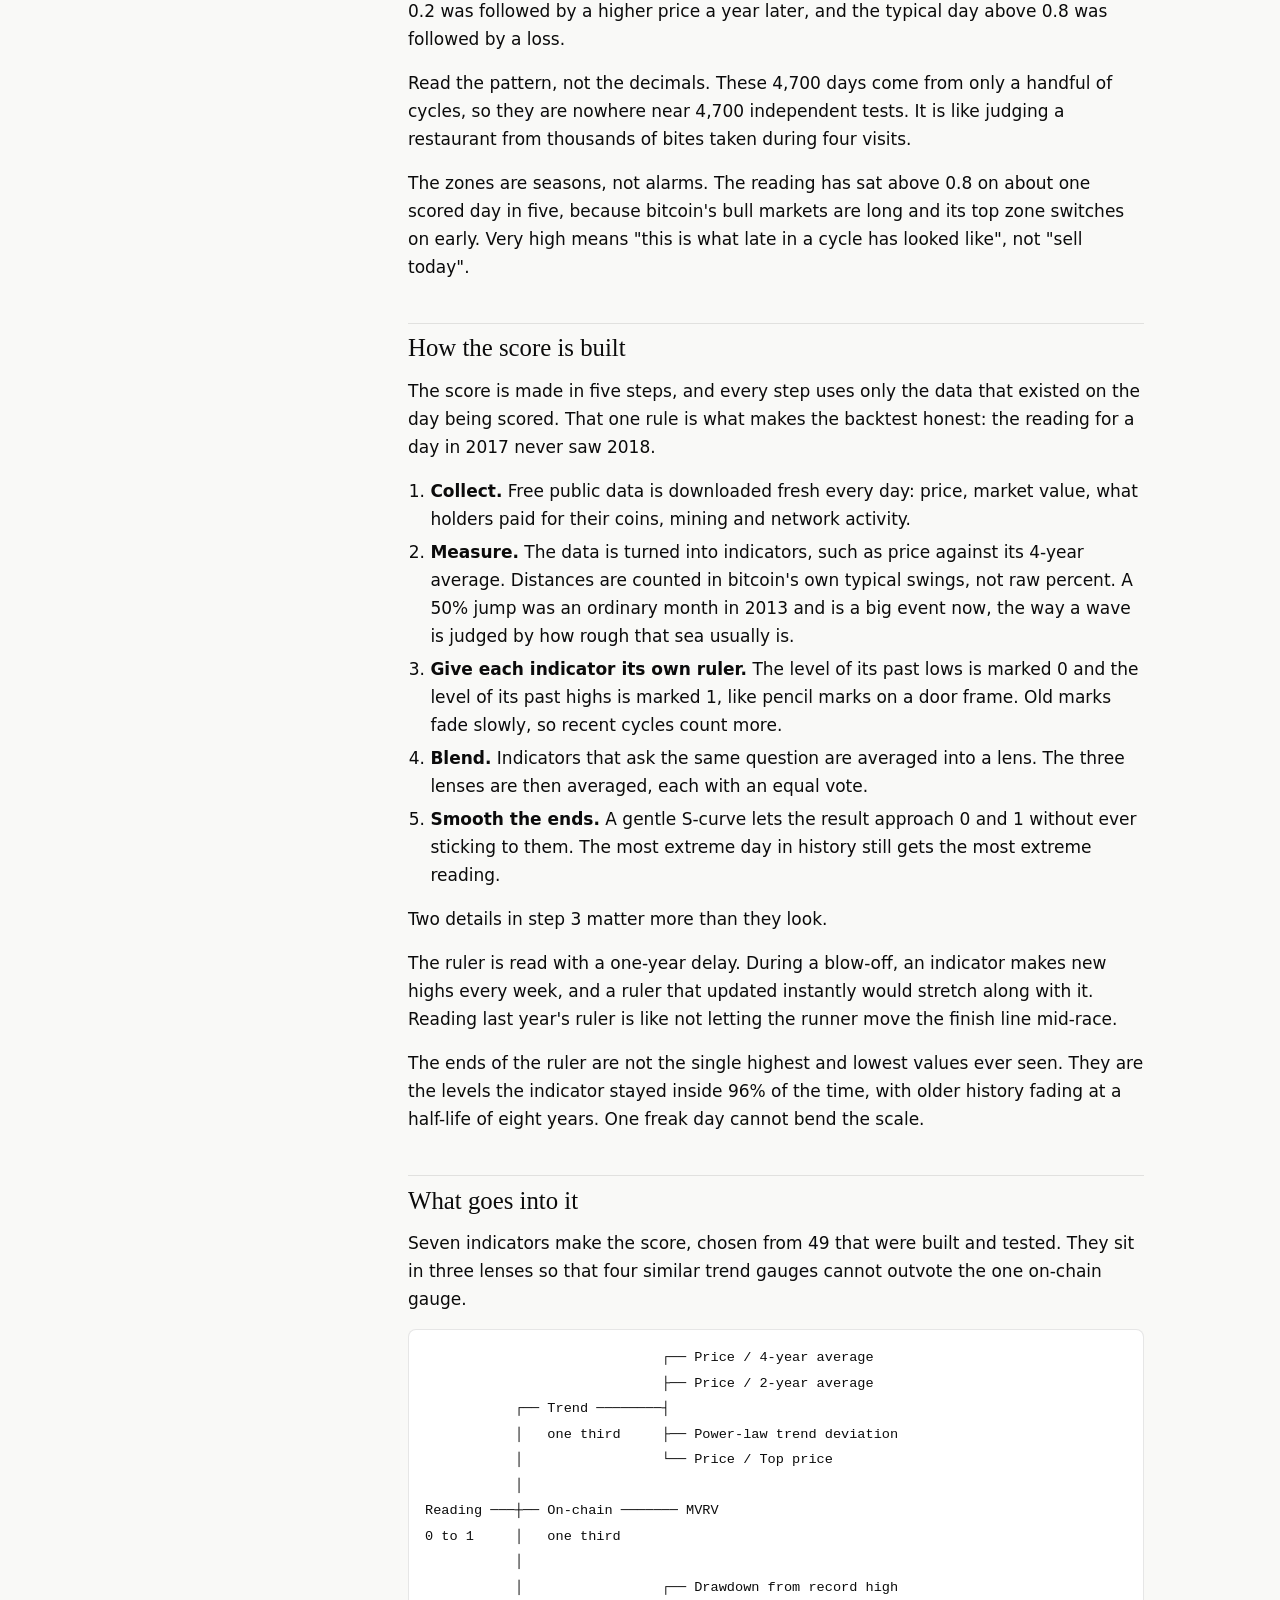
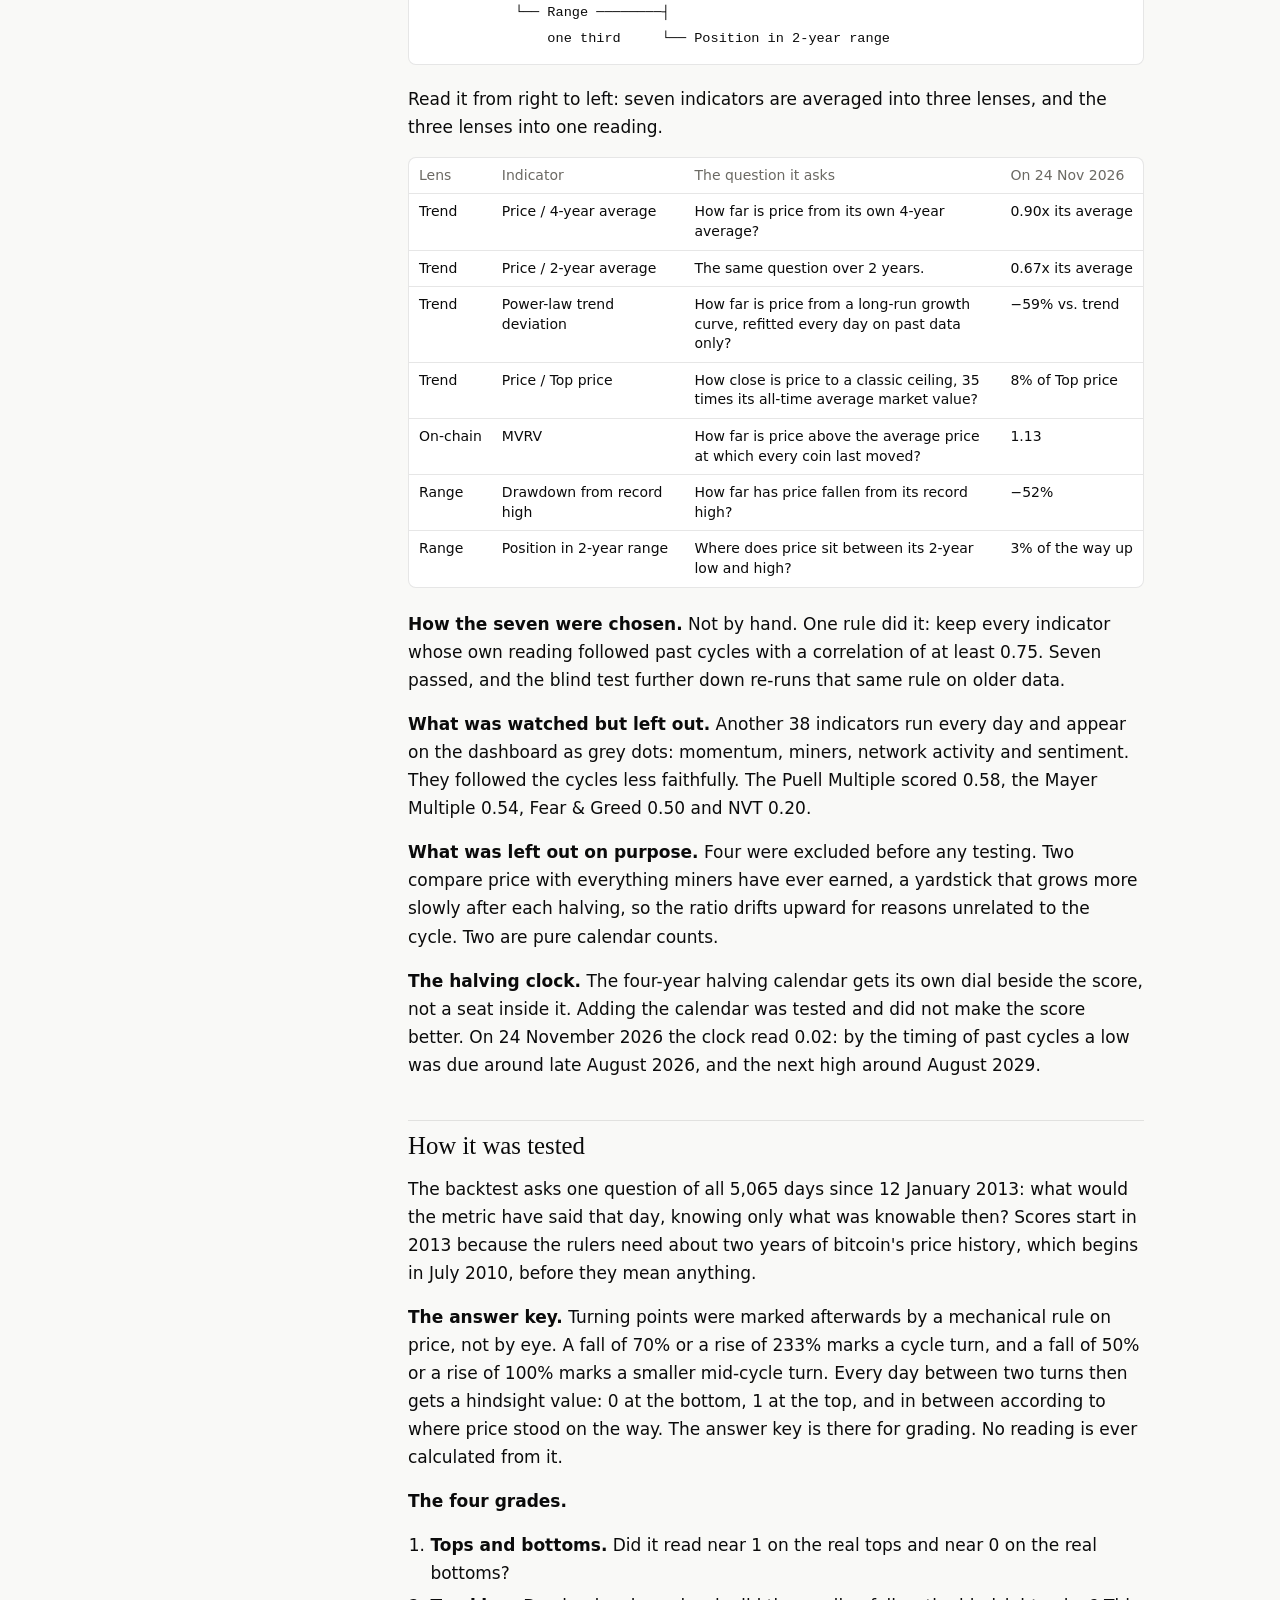
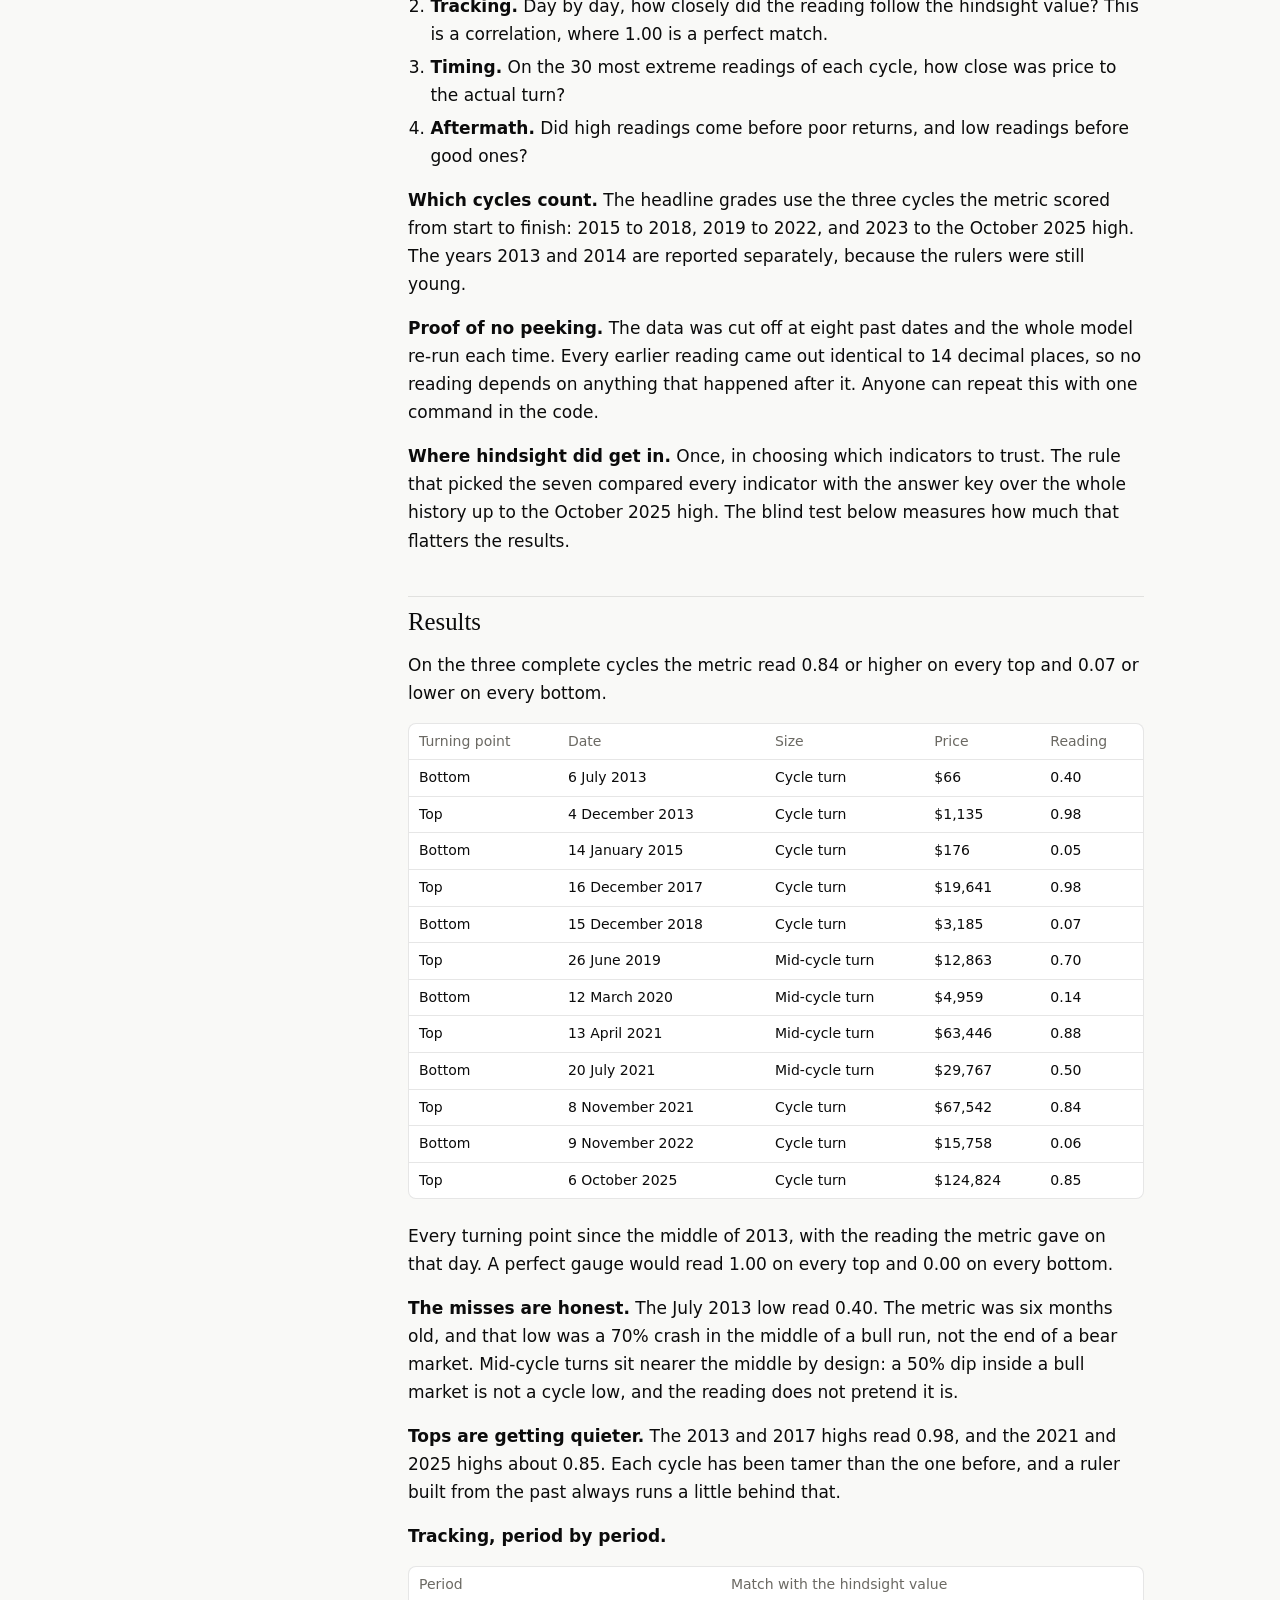
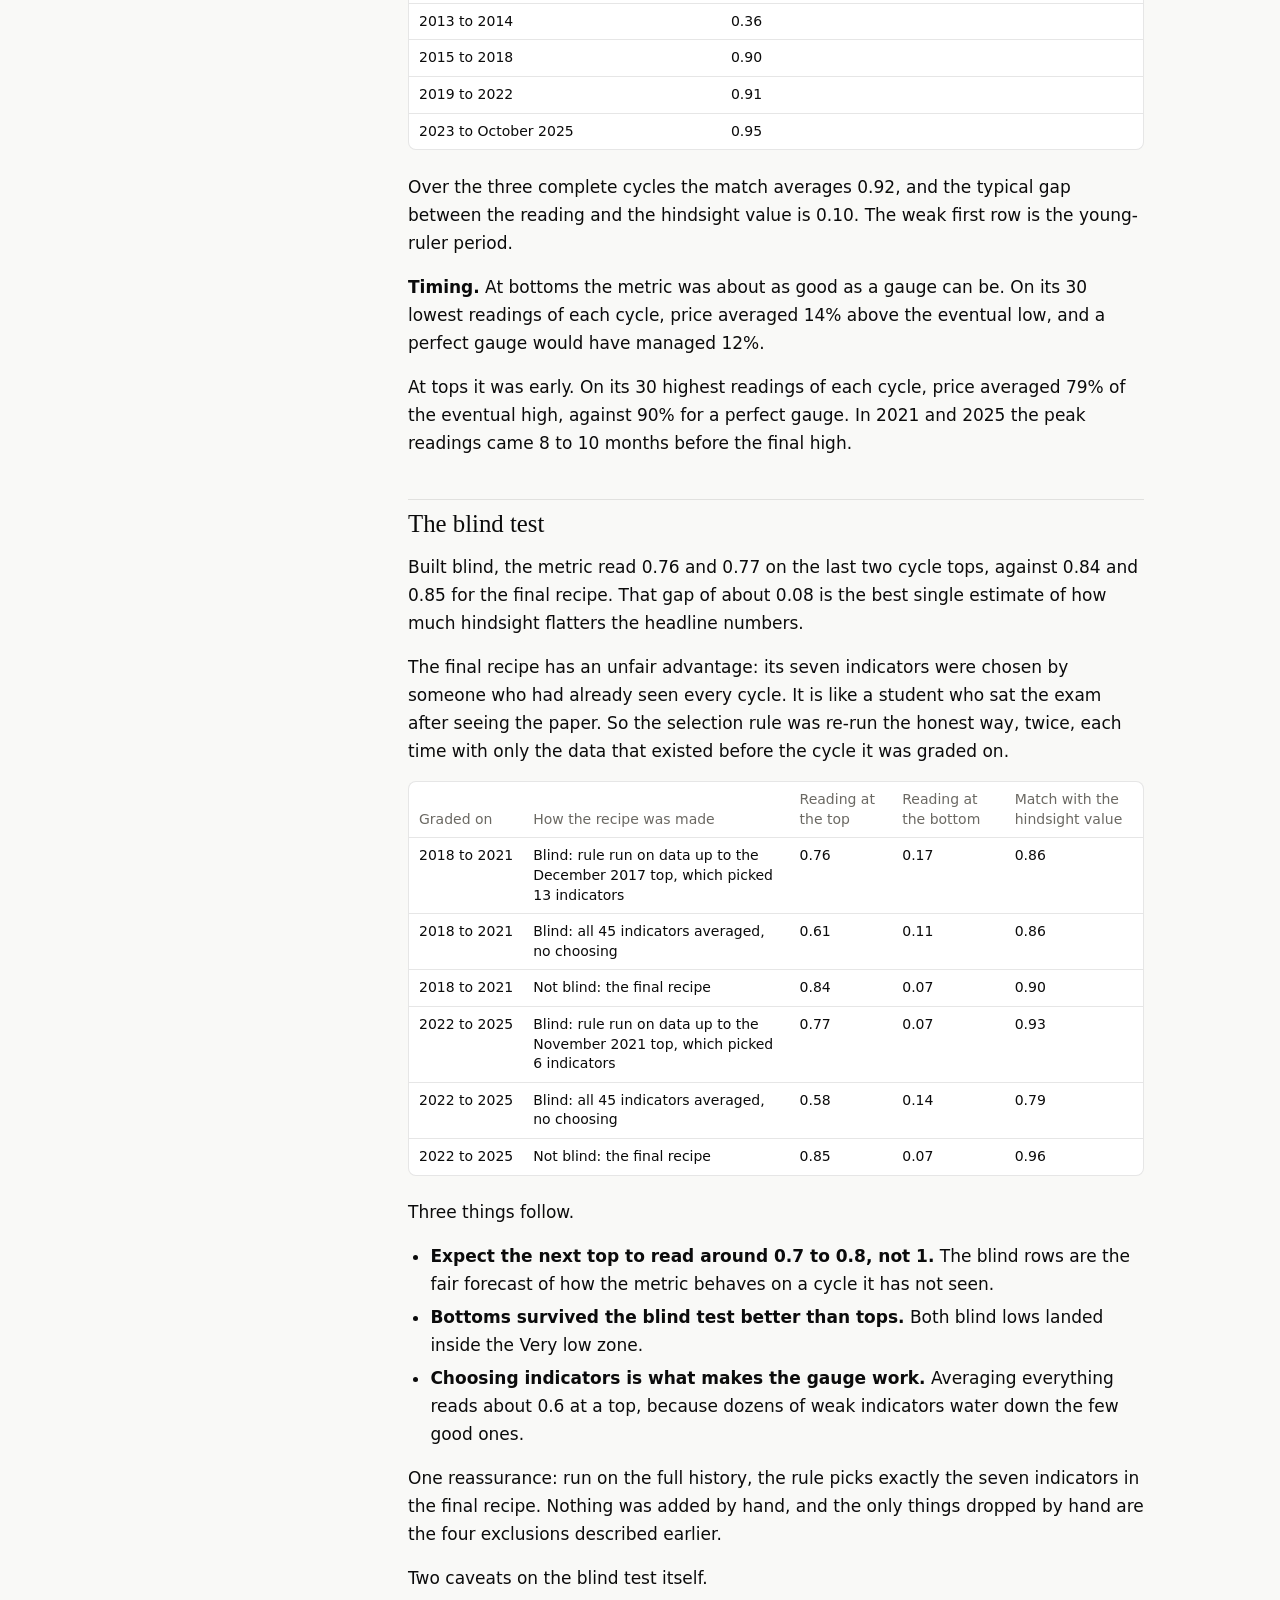
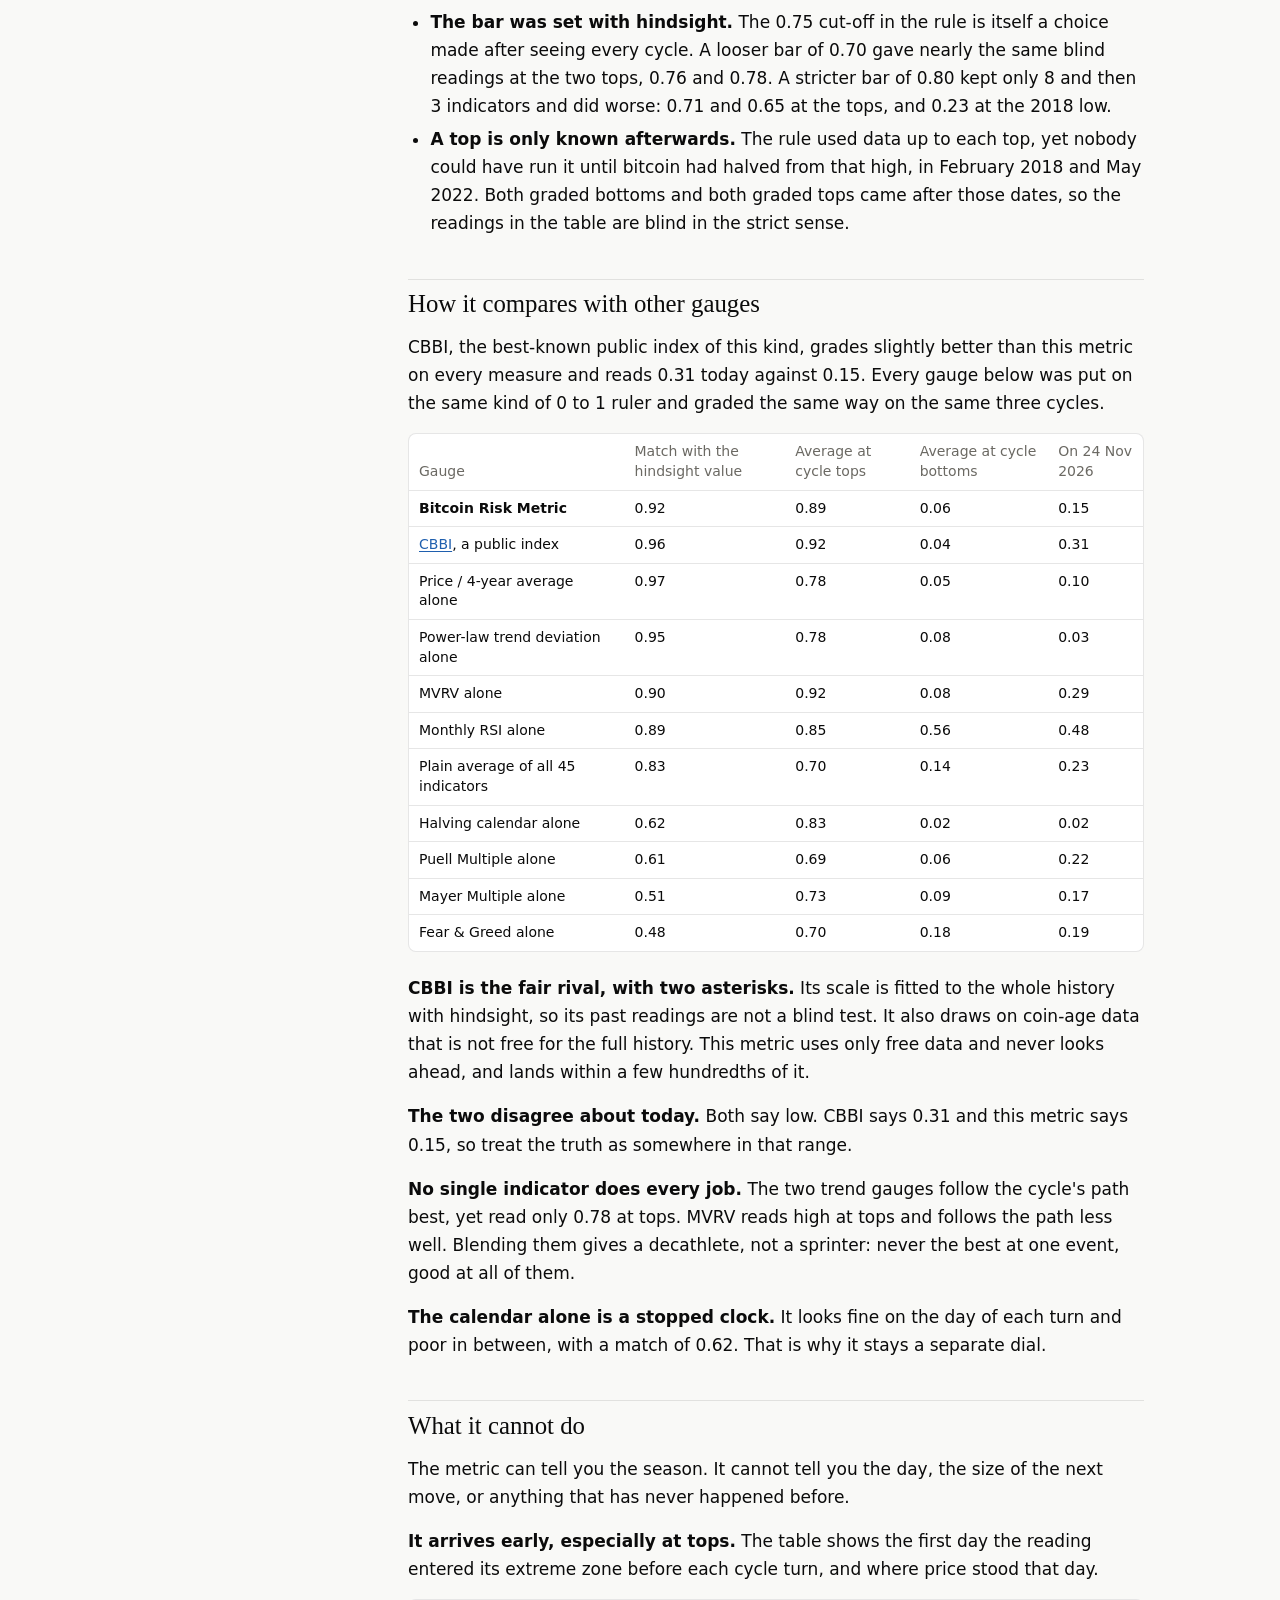
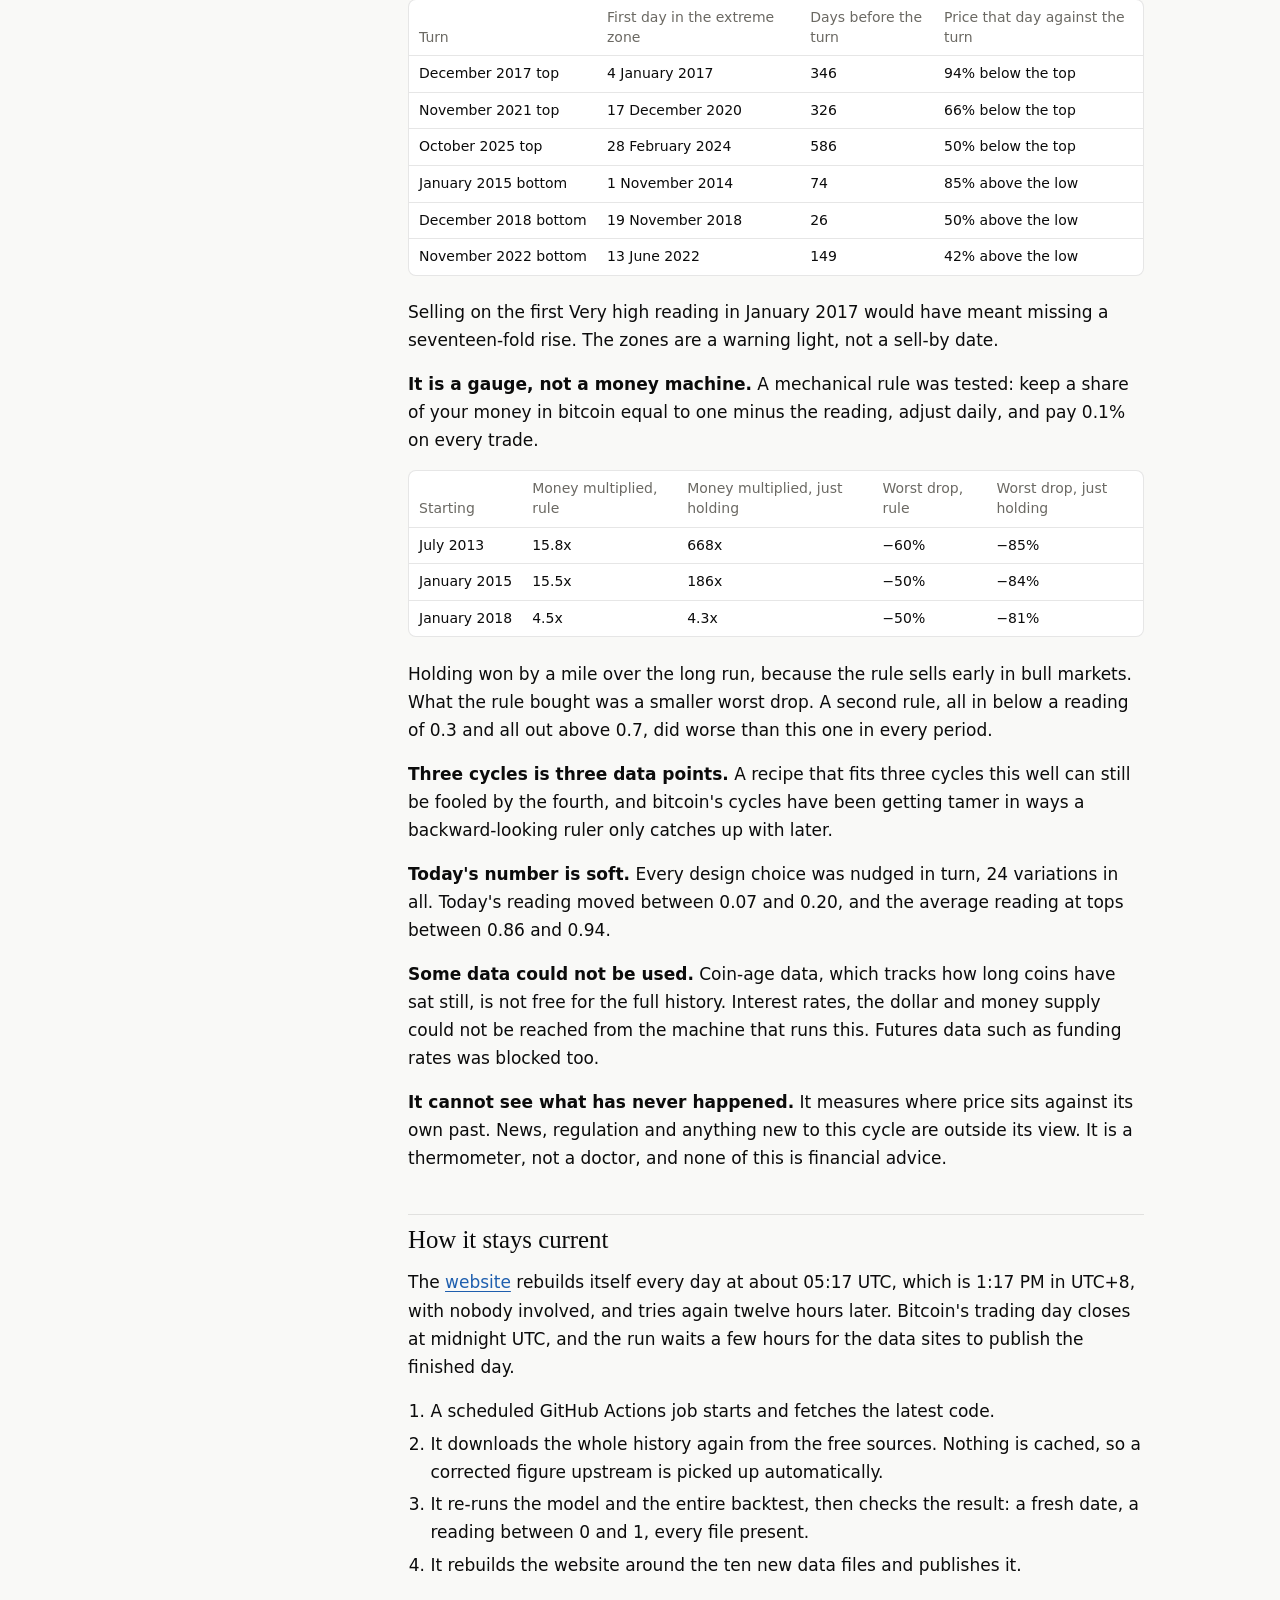
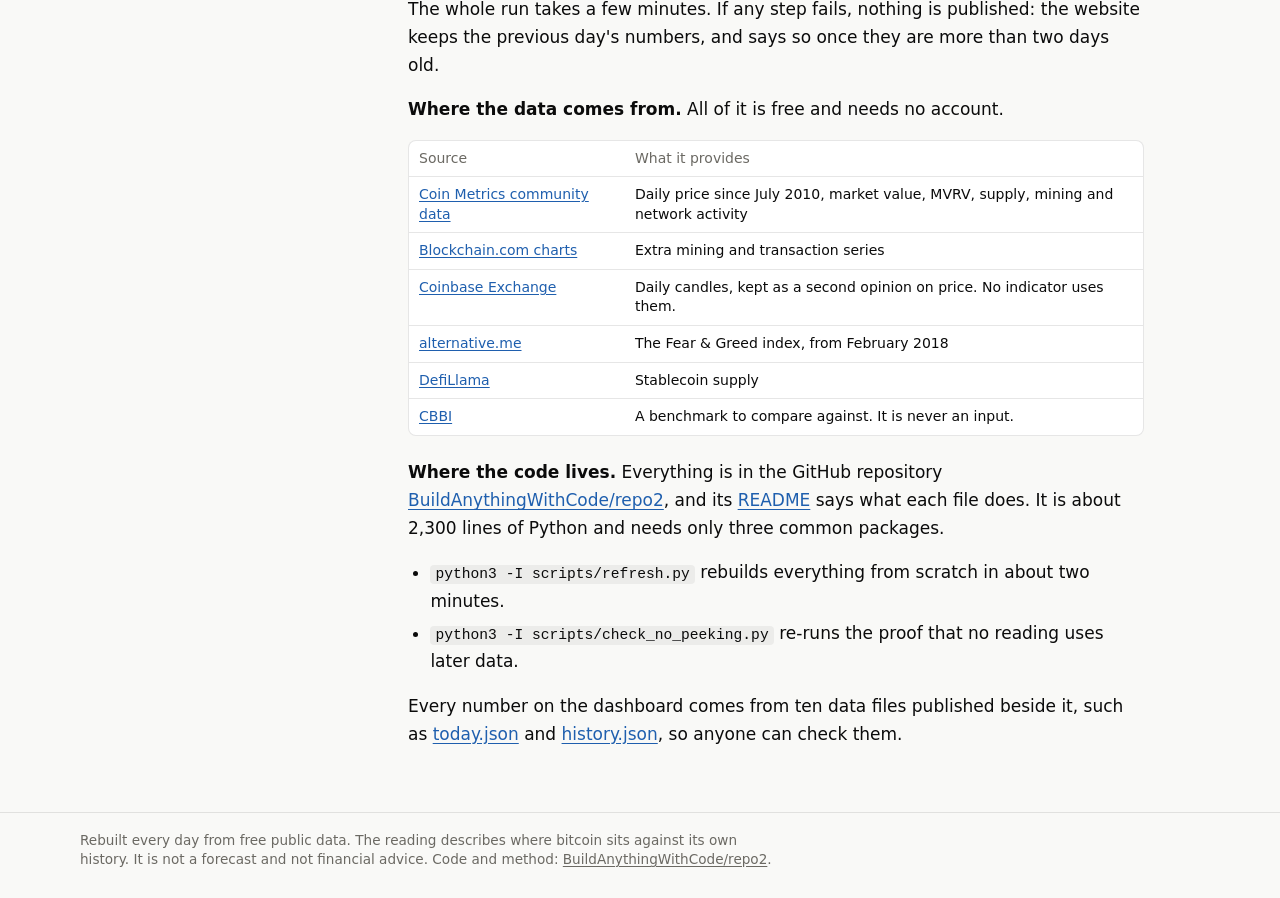
<file: how-it-works.html>
<!doctype html>
<html lang="en" class="cds-root" data-v="202611281417">
<head>
<meta charset="utf-8">
<meta name="viewport" content="width=device-width, initial-scale=1">
<title>How it works: Bitcoin Risk Metric</title>
<meta name="description" content="How the Bitcoin Risk Metric is built, how it was tested over bitcoin&#x27;s whole history, and where it falls short.">
<meta name="color-scheme" content="light dark">
<meta name="theme-color" media="(prefers-color-scheme: light)" content="#f9f9f7">
<meta name="theme-color" media="(prefers-color-scheme: dark)" content="#0b0b0b">
<meta property="og:type" content="website">
<meta property="og:site_name" content="Bitcoin Risk Metric">
<meta property="og:title" content="How it works: Bitcoin Risk Metric">
<meta property="og:description" content="How the Bitcoin Risk Metric is built, how it was tested over bitcoin&#x27;s whole history, and where it falls short.">
<meta property="og:url" content="https://buildanythingwithcode.github.io/repo2/how-it-works.html">
<meta name="twitter:card" content="summary">
<link rel="canonical" href="https://buildanythingwithcode.github.io/repo2/how-it-works.html">
<link rel="icon" type="image/svg+xml" href="favicon.svg?v=f50961d3b9">
<link rel="stylesheet" href="theme.css?v=285fd4b9c5">

</head>
<body>
<a class="site-skip" href="#main">Skip to content</a>
<header class="site-nav">
  <div class="site-nav-inner">
    <a class="site-brand" href="./"><img src="favicon.svg?v=f50961d3b9" alt="" width="22" height="22">Bitcoin Risk Metric</a>
    <nav class="site-links" aria-label="Site">
      <a href="./">Dashboard</a>
      <a href="how-it-works.html" aria-current="page">How it works</a>
      <a href="https://github.com/BuildAnythingWithCode/repo2">Code on GitHub</a>
    </nav>
  </div>
</header>
<main id="main" class="site-main">
<article class="doc doc-layout">
<header class="doc-head">
<h1 id="bitcoin-risk-metric-how-it-works-and-how-it-did">Bitcoin Risk Metric: how it works and how it did</h1>
<p><em>This is a snapshot. Every figure comes from the backtest run on 25 November 2026, on data through 24 November 2026. The <a href="./">live dashboard</a> always shows today's numbers, and <code>python3 -I scripts/refresh.py</code> rebuilds all of this on today's data.</em></p>
</header>
<nav class="doc-toc" aria-label="On this page"><p class="doc-toc-h">On this page</p><ol><li><a href="#the-short-version">The short version</a></li><li><a href="#how-to-read-the-number">How to read the number</a></li><li><a href="#how-the-score-is-built">How the score is built</a></li><li><a href="#what-goes-into-it">What goes into it</a></li><li><a href="#how-it-was-tested">How it was tested</a></li><li><a href="#results">Results</a></li><li><a href="#the-blind-test">The blind test</a></li><li><a href="#how-it-compares-with-other-gauges">How it compares with other gauges</a></li><li><a href="#what-it-cannot-do">What it cannot do</a></li><li><a href="#how-it-stays-current">How it stays current</a></li></ol></nav>
<div class="doc-body">
<h2 id="the-short-version">The short version</h2>
<p>Bitcoin's risk reading is 0.15 out of 1, in the Very low zone, on data through 24 November 2026 when bitcoin closed at $59,791. The <a href="./">live dashboard</a> shows the current number and rebuilds itself every day.</p>
<p>The metric is one number per day. A reading of 0 means bitcoin looks the way it looked at past cycle lows, and 1 means it looks the way it looked at past cycle highs. Think of it as a thermometer for the market: it tells you how hot or cold things are against bitcoin's own history. It does not tell you what tomorrow brings.</p>
<p>It was graded on the three complete cycles it could score from start to finish:</p>
<ul>
<li><strong>Tops.</strong> It read 0.98, 0.84 and 0.85 on the 2017, 2021 and 2025 highs. A perfect gauge would read 1.</li>
<li><strong>Bottoms.</strong> It read 0.05, 0.07 and 0.06 on the 2015, 2018 and 2022 lows. A perfect gauge would read 0.</li>
<li><strong>Everything in between.</strong> Day by day, it followed where price really sat inside each cycle with a correlation of 0.92, where 1.00 is a perfect match.</li>
</ul>
<p>Three things to know before leaning on it:</p>
<ul>
<li><strong>It marks seasons, not days.</strong> The Very high zone first lit up 11 to 19 months before each of the last three tops.</li>
<li><strong>Three cycles is three data points.</strong> The recipe fits them well and can still be fooled by the fourth.</li>
<li><strong>Today's number is soft.</strong> Nudging the design choices moves today's reading anywhere between 0.07 and 0.20. Low either way, but not a hard fact.</li>
</ul>
<h2 id="how-to-read-the-number">How to read the number</h2>
<p>The scale is cut into five zones, and history has treated them very differently. The table groups every scored day since January 2013 by its reading and shows what price did over the following 12 months.</p>
<div class="table-wrap"><table>
<thead>
<tr>
<th>Zone</th>
<th>Reading</th>
<th>Days spent there</th>
<th>Typical change, next 12 months</th>
<th>Higher a year later</th>
<th>Typical worst dip on the way</th>
</tr>
</thead>
<tbody>
<tr>
<td class="nw">Very low</td>
<td class="nw">0.0 to 0.2</td>
<td class="nw">799</td>
<td class="nw">+98%</td>
<td class="nw">100% of days</td>
<td class="nw">−10%</td>
</tr>
<tr>
<td class="nw">Low</td>
<td class="nw">0.2 to 0.4</td>
<td class="nw">820</td>
<td class="nw">+110%</td>
<td class="nw">85%</td>
<td class="nw">−18%</td>
</tr>
<tr>
<td class="nw">Neutral</td>
<td class="nw">0.4 to 0.6</td>
<td class="nw">844</td>
<td class="nw">+60%</td>
<td class="nw">67%</td>
<td class="nw">−44%</td>
</tr>
<tr>
<td class="nw">High</td>
<td class="nw">0.6 to 0.8</td>
<td class="nw">1,201</td>
<td class="nw">+71%</td>
<td class="nw">58%</td>
<td class="nw">−21%</td>
</tr>
<tr>
<td class="nw">Very high</td>
<td class="nw">0.8 to 1.0</td>
<td class="nw">1,036</td>
<td class="nw">−10%</td>
<td class="nw">44%</td>
<td class="nw">−28%</td>
</tr>
</tbody>
</table></div>
<p>"Typical" means the median, the middle outcome of all the days in that zone.</p>
<p>The two ends are where the number earns its keep. Every one of the 799 days below 0.2 was followed by a higher price a year later, and the typical day above 0.8 was followed by a loss.</p>
<p>Read the pattern, not the decimals. These 4,700 days come from only a handful of cycles, so they are nowhere near 4,700 independent tests. It is like judging a restaurant from thousands of bites taken during four visits.</p>
<p>The zones are seasons, not alarms. The reading has sat above 0.8 on about one scored day in five, because bitcoin's bull markets are long and its top zone switches on early. Very high means "this is what late in a cycle has looked like", not "sell today".</p>
<h2 id="how-the-score-is-built">How the score is built</h2>
<p>The score is made in five steps, and every step uses only the data that existed on the day being scored. That one rule is what makes the backtest honest: the reading for a day in 2017 never saw 2018.</p>
<ol>
<li><strong>Collect.</strong> Free public data is downloaded fresh every day: price, market value, what holders paid for their coins, mining and network activity.</li>
<li><strong>Measure.</strong> The data is turned into indicators, such as price against its 4-year average. Distances are counted in bitcoin's own typical swings, not raw percent. A 50% jump was an ordinary month in 2013 and is a big event now, the way a wave is judged by how rough that sea usually is.</li>
<li><strong>Give each indicator its own ruler.</strong> The level of its past lows is marked 0 and the level of its past highs is marked 1, like pencil marks on a door frame. Old marks fade slowly, so recent cycles count more.</li>
<li><strong>Blend.</strong> Indicators that ask the same question are averaged into a lens. The three lenses are then averaged, each with an equal vote.</li>
<li><strong>Smooth the ends.</strong> A gentle S-curve lets the result approach 0 and 1 without ever sticking to them. The most extreme day in history still gets the most extreme reading.</li>
</ol>
<p>Two details in step 3 matter more than they look.</p>
<p>The ruler is read with a one-year delay. During a blow-off, an indicator makes new highs every week, and a ruler that updated instantly would stretch along with it. Reading last year's ruler is like not letting the runner move the finish line mid-race.</p>
<p>The ends of the ruler are not the single highest and lowest values ever seen. They are the levels the indicator stayed inside 96% of the time, with older history fading at a half-life of eight years. One freak day cannot bend the scale.</p>
<h2 id="what-goes-into-it">What goes into it</h2>
<p>Seven indicators make the score, chosen from 49 that were built and tested. They sit in three lenses so that four similar trend gauges cannot outvote the one on-chain gauge.</p>
<pre><code>                             ┌── Price / 4-year average
                             ├── Price / 2-year average
           ┌── Trend ────────┤
           │   one third     ├── Power-law trend deviation
           │                 └── Price / Top price
           │
Reading ───┼── On-chain ─────── MVRV
0 to 1     │   one third
           │
           │                 ┌── Drawdown from record high
           └── Range ────────┤
               one third     └── Position in 2-year range
</code></pre>
<p>Read it from right to left: seven indicators are averaged into three lenses, and the three lenses into one reading.</p>
<div class="table-wrap"><table>
<thead>
<tr>
<th>Lens</th>
<th>Indicator</th>
<th>The question it asks</th>
<th>On 24 Nov 2026</th>
</tr>
</thead>
<tbody>
<tr>
<td class="nw">Trend</td>
<td class="nw">Price / 4-year average</td>
<td>How far is price from its own 4-year average?</td>
<td class="nw">0.90x its average</td>
</tr>
<tr>
<td class="nw">Trend</td>
<td class="nw">Price / 2-year average</td>
<td>The same question over 2 years.</td>
<td class="nw">0.67x its average</td>
</tr>
<tr>
<td class="nw">Trend</td>
<td>Power-law trend deviation</td>
<td>How far is price from a long-run growth curve, refitted every day on past data only?</td>
<td class="nw">−59% vs. trend</td>
</tr>
<tr>
<td class="nw">Trend</td>
<td class="nw">Price / Top price</td>
<td>How close is price to a classic ceiling, 35 times its all-time average market value?</td>
<td class="nw">8% of Top price</td>
</tr>
<tr>
<td class="nw">On-chain</td>
<td class="nw">MVRV</td>
<td>How far is price above the average price at which every coin last moved?</td>
<td class="nw">1.13</td>
</tr>
<tr>
<td class="nw">Range</td>
<td>Drawdown from record high</td>
<td>How far has price fallen from its record high?</td>
<td class="nw">−52%</td>
</tr>
<tr>
<td class="nw">Range</td>
<td>Position in 2-year range</td>
<td>Where does price sit between its 2-year low and high?</td>
<td class="nw">3% of the way up</td>
</tr>
</tbody>
</table></div>
<p><strong>How the seven were chosen.</strong> Not by hand. One rule did it: keep every indicator whose own reading followed past cycles with a correlation of at least 0.75. Seven passed, and the blind test further down re-runs that same rule on older data.</p>
<p><strong>What was watched but left out.</strong> Another 38 indicators run every day and appear on the dashboard as grey dots: momentum, miners, network activity and sentiment. They followed the cycles less faithfully. The Puell Multiple scored 0.58, the Mayer Multiple 0.54, Fear &amp; Greed 0.50 and NVT 0.20.</p>
<p><strong>What was left out on purpose.</strong> Four were excluded before any testing. Two compare price with everything miners have ever earned, a yardstick that grows more slowly after each halving, so the ratio drifts upward for reasons unrelated to the cycle. Two are pure calendar counts.</p>
<p><strong>The halving clock.</strong> The four-year halving calendar gets its own dial beside the score, not a seat inside it. Adding the calendar was tested and did not make the score better. On 24 November 2026 the clock read 0.02: by the timing of past cycles a low was due around late August 2026, and the next high around August 2029.</p>
<h2 id="how-it-was-tested">How it was tested</h2>
<p>The backtest asks one question of all 5,065 days since 12 January 2013: what would the metric have said that day, knowing only what was knowable then? Scores start in 2013 because the rulers need about two years of bitcoin's price history, which begins in July 2010, before they mean anything.</p>
<p><strong>The answer key.</strong> Turning points were marked afterwards by a mechanical rule on price, not by eye. A fall of 70% or a rise of 233% marks a cycle turn, and a fall of 50% or a rise of 100% marks a smaller mid-cycle turn. Every day between two turns then gets a hindsight value: 0 at the bottom, 1 at the top, and in between according to where price stood on the way. The answer key is there for grading. No reading is ever calculated from it.</p>
<p><strong>The four grades.</strong></p>
<ol>
<li><strong>Tops and bottoms.</strong> Did it read near 1 on the real tops and near 0 on the real bottoms?</li>
<li><strong>Tracking.</strong> Day by day, how closely did the reading follow the hindsight value? This is a correlation, where 1.00 is a perfect match.</li>
<li><strong>Timing.</strong> On the 30 most extreme readings of each cycle, how close was price to the actual turn?</li>
<li><strong>Aftermath.</strong> Did high readings come before poor returns, and low readings before good ones?</li>
</ol>
<p><strong>Which cycles count.</strong> The headline grades use the three cycles the metric scored from start to finish: 2015 to 2018, 2019 to 2022, and 2023 to the October 2025 high. The years 2013 and 2014 are reported separately, because the rulers were still young.</p>
<p><strong>Proof of no peeking.</strong> The data was cut off at eight past dates and the whole model re-run each time. Every earlier reading came out identical to 14 decimal places, so no reading depends on anything that happened after it. Anyone can repeat this with one command in the code.</p>
<p><strong>Where hindsight did get in.</strong> Once, in choosing which indicators to trust. The rule that picked the seven compared every indicator with the answer key over the whole history up to the October 2025 high. The blind test below measures how much that flatters the results.</p>
<h2 id="results">Results</h2>
<p>On the three complete cycles the metric read 0.84 or higher on every top and 0.07 or lower on every bottom.</p>
<div class="table-wrap"><table>
<thead>
<tr>
<th>Turning point</th>
<th>Date</th>
<th>Size</th>
<th>Price</th>
<th>Reading</th>
</tr>
</thead>
<tbody>
<tr>
<td class="nw">Bottom</td>
<td class="nw">6 July 2013</td>
<td class="nw">Cycle turn</td>
<td class="nw">$66</td>
<td class="nw">0.40</td>
</tr>
<tr>
<td class="nw">Top</td>
<td class="nw">4 December 2013</td>
<td class="nw">Cycle turn</td>
<td class="nw">$1,135</td>
<td class="nw">0.98</td>
</tr>
<tr>
<td class="nw">Bottom</td>
<td class="nw">14 January 2015</td>
<td class="nw">Cycle turn</td>
<td class="nw">$176</td>
<td class="nw">0.05</td>
</tr>
<tr>
<td class="nw">Top</td>
<td class="nw">16 December 2017</td>
<td class="nw">Cycle turn</td>
<td class="nw">$19,641</td>
<td class="nw">0.98</td>
</tr>
<tr>
<td class="nw">Bottom</td>
<td class="nw">15 December 2018</td>
<td class="nw">Cycle turn</td>
<td class="nw">$3,185</td>
<td class="nw">0.07</td>
</tr>
<tr>
<td class="nw">Top</td>
<td class="nw">26 June 2019</td>
<td class="nw">Mid-cycle turn</td>
<td class="nw">$12,863</td>
<td class="nw">0.70</td>
</tr>
<tr>
<td class="nw">Bottom</td>
<td class="nw">12 March 2020</td>
<td class="nw">Mid-cycle turn</td>
<td class="nw">$4,959</td>
<td class="nw">0.14</td>
</tr>
<tr>
<td class="nw">Top</td>
<td class="nw">13 April 2021</td>
<td class="nw">Mid-cycle turn</td>
<td class="nw">$63,446</td>
<td class="nw">0.88</td>
</tr>
<tr>
<td class="nw">Bottom</td>
<td class="nw">20 July 2021</td>
<td class="nw">Mid-cycle turn</td>
<td class="nw">$29,767</td>
<td class="nw">0.50</td>
</tr>
<tr>
<td class="nw">Top</td>
<td class="nw">8 November 2021</td>
<td class="nw">Cycle turn</td>
<td class="nw">$67,542</td>
<td class="nw">0.84</td>
</tr>
<tr>
<td class="nw">Bottom</td>
<td class="nw">9 November 2022</td>
<td class="nw">Cycle turn</td>
<td class="nw">$15,758</td>
<td class="nw">0.06</td>
</tr>
<tr>
<td class="nw">Top</td>
<td class="nw">6 October 2025</td>
<td class="nw">Cycle turn</td>
<td class="nw">$124,824</td>
<td class="nw">0.85</td>
</tr>
</tbody>
</table></div>
<p>Every turning point since the middle of 2013, with the reading the metric gave on that day. A perfect gauge would read 1.00 on every top and 0.00 on every bottom.</p>
<p><strong>The misses are honest.</strong> The July 2013 low read 0.40. The metric was six months old, and that low was a 70% crash in the middle of a bull run, not the end of a bear market. Mid-cycle turns sit nearer the middle by design: a 50% dip inside a bull market is not a cycle low, and the reading does not pretend it is.</p>
<p><strong>Tops are getting quieter.</strong> The 2013 and 2017 highs read 0.98, and the 2021 and 2025 highs about 0.85. Each cycle has been tamer than the one before, and a ruler built from the past always runs a little behind that.</p>
<p><strong>Tracking, period by period.</strong></p>
<div class="table-wrap"><table>
<thead>
<tr>
<th>Period</th>
<th>Match with the hindsight value</th>
</tr>
</thead>
<tbody>
<tr>
<td class="nw">2013 to 2014</td>
<td class="nw">0.36</td>
</tr>
<tr>
<td class="nw">2015 to 2018</td>
<td class="nw">0.90</td>
</tr>
<tr>
<td class="nw">2019 to 2022</td>
<td class="nw">0.91</td>
</tr>
<tr>
<td class="nw">2023 to October 2025</td>
<td class="nw">0.95</td>
</tr>
</tbody>
</table></div>
<p>Over the three complete cycles the match averages 0.92, and the typical gap between the reading and the hindsight value is 0.10. The weak first row is the young-ruler period.</p>
<p><strong>Timing.</strong> At bottoms the metric was about as good as a gauge can be. On its 30 lowest readings of each cycle, price averaged 14% above the eventual low, and a perfect gauge would have managed 12%.</p>
<p>At tops it was early. On its 30 highest readings of each cycle, price averaged 79% of the eventual high, against 90% for a perfect gauge. In 2021 and 2025 the peak readings came 8 to 10 months before the final high.</p>
<h2 id="the-blind-test">The blind test</h2>
<p>Built blind, the metric read 0.76 and 0.77 on the last two cycle tops, against 0.84 and 0.85 for the final recipe. That gap of about 0.08 is the best single estimate of how much hindsight flatters the headline numbers.</p>
<p>The final recipe has an unfair advantage: its seven indicators were chosen by someone who had already seen every cycle. It is like a student who sat the exam after seeing the paper. So the selection rule was re-run the honest way, twice, each time with only the data that existed before the cycle it was graded on.</p>
<div class="table-wrap"><table>
<thead>
<tr>
<th>Graded on</th>
<th>How the recipe was made</th>
<th>Reading at the top</th>
<th>Reading at the bottom</th>
<th>Match with the hindsight value</th>
</tr>
</thead>
<tbody>
<tr>
<td class="nw">2018 to 2021</td>
<td>Blind: rule run on data up to the December 2017 top, which picked 13 indicators</td>
<td class="nw">0.76</td>
<td class="nw">0.17</td>
<td class="nw">0.86</td>
</tr>
<tr>
<td class="nw">2018 to 2021</td>
<td>Blind: all 45 indicators averaged, no choosing</td>
<td class="nw">0.61</td>
<td class="nw">0.11</td>
<td class="nw">0.86</td>
</tr>
<tr>
<td class="nw">2018 to 2021</td>
<td>Not blind: the final recipe</td>
<td class="nw">0.84</td>
<td class="nw">0.07</td>
<td class="nw">0.90</td>
</tr>
<tr>
<td class="nw">2022 to 2025</td>
<td>Blind: rule run on data up to the November 2021 top, which picked 6 indicators</td>
<td class="nw">0.77</td>
<td class="nw">0.07</td>
<td class="nw">0.93</td>
</tr>
<tr>
<td class="nw">2022 to 2025</td>
<td>Blind: all 45 indicators averaged, no choosing</td>
<td class="nw">0.58</td>
<td class="nw">0.14</td>
<td class="nw">0.79</td>
</tr>
<tr>
<td class="nw">2022 to 2025</td>
<td>Not blind: the final recipe</td>
<td class="nw">0.85</td>
<td class="nw">0.07</td>
<td class="nw">0.96</td>
</tr>
</tbody>
</table></div>
<p>Three things follow.</p>
<ul>
<li><strong>Expect the next top to read around 0.7 to 0.8, not 1.</strong> The blind rows are the fair forecast of how the metric behaves on a cycle it has not seen.</li>
<li><strong>Bottoms survived the blind test better than tops.</strong> Both blind lows landed inside the Very low zone.</li>
<li><strong>Choosing indicators is what makes the gauge work.</strong> Averaging everything reads about 0.6 at a top, because dozens of weak indicators water down the few good ones.</li>
</ul>
<p>One reassurance: run on the full history, the rule picks exactly the seven indicators in the final recipe. Nothing was added by hand, and the only things dropped by hand are the four exclusions described earlier.</p>
<p>Two caveats on the blind test itself.</p>
<ul>
<li><strong>The bar was set with hindsight.</strong> The 0.75 cut-off in the rule is itself a choice made after seeing every cycle. A looser bar of 0.70 gave nearly the same blind readings at the two tops, 0.76 and 0.78. A stricter bar of 0.80 kept only 8 and then 3 indicators and did worse: 0.71 and 0.65 at the tops, and 0.23 at the 2018 low.</li>
<li><strong>A top is only known afterwards.</strong> The rule used data up to each top, yet nobody could have run it until bitcoin had halved from that high, in February 2018 and May 2022. Both graded bottoms and both graded tops came after those dates, so the readings in the table are blind in the strict sense.</li>
</ul>
<h2 id="how-it-compares-with-other-gauges">How it compares with other gauges</h2>
<p>CBBI, the best-known public index of this kind, grades slightly better than this metric on every measure and reads 0.31 today against 0.15. Every gauge below was put on the same kind of 0 to 1 ruler and graded the same way on the same three cycles.</p>
<div class="table-wrap"><table>
<thead>
<tr>
<th>Gauge</th>
<th>Match with the hindsight value</th>
<th>Average at cycle tops</th>
<th>Average at cycle bottoms</th>
<th>On 24 Nov 2026</th>
</tr>
</thead>
<tbody>
<tr>
<td class="nw"><strong>Bitcoin Risk Metric</strong></td>
<td class="nw">0.92</td>
<td class="nw">0.89</td>
<td class="nw">0.06</td>
<td class="nw">0.15</td>
</tr>
<tr>
<td class="nw"><a href="https://colintalkscrypto.com/cbbi/">CBBI</a>, a public index</td>
<td class="nw">0.96</td>
<td class="nw">0.92</td>
<td class="nw">0.04</td>
<td class="nw">0.31</td>
</tr>
<tr>
<td>Price / 4-year average alone</td>
<td class="nw">0.97</td>
<td class="nw">0.78</td>
<td class="nw">0.05</td>
<td class="nw">0.10</td>
</tr>
<tr>
<td>Power-law trend deviation alone</td>
<td class="nw">0.95</td>
<td class="nw">0.78</td>
<td class="nw">0.08</td>
<td class="nw">0.03</td>
</tr>
<tr>
<td class="nw">MVRV alone</td>
<td class="nw">0.90</td>
<td class="nw">0.92</td>
<td class="nw">0.08</td>
<td class="nw">0.29</td>
</tr>
<tr>
<td class="nw">Monthly RSI alone</td>
<td class="nw">0.89</td>
<td class="nw">0.85</td>
<td class="nw">0.56</td>
<td class="nw">0.48</td>
</tr>
<tr>
<td>Plain average of all 45 indicators</td>
<td class="nw">0.83</td>
<td class="nw">0.70</td>
<td class="nw">0.14</td>
<td class="nw">0.23</td>
</tr>
<tr>
<td class="nw">Halving calendar alone</td>
<td class="nw">0.62</td>
<td class="nw">0.83</td>
<td class="nw">0.02</td>
<td class="nw">0.02</td>
</tr>
<tr>
<td class="nw">Puell Multiple alone</td>
<td class="nw">0.61</td>
<td class="nw">0.69</td>
<td class="nw">0.06</td>
<td class="nw">0.22</td>
</tr>
<tr>
<td class="nw">Mayer Multiple alone</td>
<td class="nw">0.51</td>
<td class="nw">0.73</td>
<td class="nw">0.09</td>
<td class="nw">0.17</td>
</tr>
<tr>
<td class="nw">Fear &amp; Greed alone</td>
<td class="nw">0.48</td>
<td class="nw">0.70</td>
<td class="nw">0.18</td>
<td class="nw">0.19</td>
</tr>
</tbody>
</table></div>
<p><strong>CBBI is the fair rival, with two asterisks.</strong> Its scale is fitted to the whole history with hindsight, so its past readings are not a blind test. It also draws on coin-age data that is not free for the full history. This metric uses only free data and never looks ahead, and lands within a few hundredths of it.</p>
<p><strong>The two disagree about today.</strong> Both say low. CBBI says 0.31 and this metric says 0.15, so treat the truth as somewhere in that range.</p>
<p><strong>No single indicator does every job.</strong> The two trend gauges follow the cycle's path best, yet read only 0.78 at tops. MVRV reads high at tops and follows the path less well. Blending them gives a decathlete, not a sprinter: never the best at one event, good at all of them.</p>
<p><strong>The calendar alone is a stopped clock.</strong> It looks fine on the day of each turn and poor in between, with a match of 0.62. That is why it stays a separate dial.</p>
<h2 id="what-it-cannot-do">What it cannot do</h2>
<p>The metric can tell you the season. It cannot tell you the day, the size of the next move, or anything that has never happened before.</p>
<p><strong>It arrives early, especially at tops.</strong> The table shows the first day the reading entered its extreme zone before each cycle turn, and where price stood that day.</p>
<div class="table-wrap"><table>
<thead>
<tr>
<th>Turn</th>
<th>First day in the extreme zone</th>
<th>Days before the turn</th>
<th>Price that day against the turn</th>
</tr>
</thead>
<tbody>
<tr>
<td class="nw">December 2017 top</td>
<td class="nw">4 January 2017</td>
<td class="nw">346</td>
<td class="nw">94% below the top</td>
</tr>
<tr>
<td class="nw">November 2021 top</td>
<td class="nw">17 December 2020</td>
<td class="nw">326</td>
<td class="nw">66% below the top</td>
</tr>
<tr>
<td class="nw">October 2025 top</td>
<td class="nw">28 February 2024</td>
<td class="nw">586</td>
<td class="nw">50% below the top</td>
</tr>
<tr>
<td class="nw">January 2015 bottom</td>
<td class="nw">1 November 2014</td>
<td class="nw">74</td>
<td class="nw">85% above the low</td>
</tr>
<tr>
<td class="nw">December 2018 bottom</td>
<td class="nw">19 November 2018</td>
<td class="nw">26</td>
<td class="nw">50% above the low</td>
</tr>
<tr>
<td class="nw">November 2022 bottom</td>
<td class="nw">13 June 2022</td>
<td class="nw">149</td>
<td class="nw">42% above the low</td>
</tr>
</tbody>
</table></div>
<p>Selling on the first Very high reading in January 2017 would have meant missing a seventeen-fold rise. The zones are a warning light, not a sell-by date.</p>
<p><strong>It is a gauge, not a money machine.</strong> A mechanical rule was tested: keep a share of your money in bitcoin equal to one minus the reading, adjust daily, and pay 0.1% on every trade.</p>
<div class="table-wrap"><table>
<thead>
<tr>
<th>Starting</th>
<th>Money multiplied, rule</th>
<th>Money multiplied, just holding</th>
<th>Worst drop, rule</th>
<th>Worst drop, just holding</th>
</tr>
</thead>
<tbody>
<tr>
<td class="nw">July 2013</td>
<td class="nw">15.8x</td>
<td class="nw">668x</td>
<td class="nw">−60%</td>
<td class="nw">−85%</td>
</tr>
<tr>
<td class="nw">January 2015</td>
<td class="nw">15.5x</td>
<td class="nw">186x</td>
<td class="nw">−50%</td>
<td class="nw">−84%</td>
</tr>
<tr>
<td class="nw">January 2018</td>
<td class="nw">4.5x</td>
<td class="nw">4.3x</td>
<td class="nw">−50%</td>
<td class="nw">−81%</td>
</tr>
</tbody>
</table></div>
<p>Holding won by a mile over the long run, because the rule sells early in bull markets. What the rule bought was a smaller worst drop. A second rule, all in below a reading of 0.3 and all out above 0.7, did worse than this one in every period.</p>
<p><strong>Three cycles is three data points.</strong> A recipe that fits three cycles this well can still be fooled by the fourth, and bitcoin's cycles have been getting tamer in ways a backward-looking ruler only catches up with later.</p>
<p><strong>Today's number is soft.</strong> Every design choice was nudged in turn, 24 variations in all. Today's reading moved between 0.07 and 0.20, and the average reading at tops between 0.86 and 0.94.</p>
<p><strong>Some data could not be used.</strong> Coin-age data, which tracks how long coins have sat still, is not free for the full history. Interest rates, the dollar and money supply could not be reached from the machine that runs this. Futures data such as funding rates was blocked too.</p>
<p><strong>It cannot see what has never happened.</strong> It measures where price sits against its own past. News, regulation and anything new to this cycle are outside its view. It is a thermometer, not a doctor, and none of this is financial advice.</p>
<h2 id="how-it-stays-current">How it stays current</h2>
<p>The <a href="./">website</a> rebuilds itself every day at about 05:17 UTC, which is 1:17 PM in UTC+8, with nobody involved, and tries again twelve hours later. Bitcoin's trading day closes at midnight UTC, and the run waits a few hours for the data sites to publish the finished day.</p>
<ol>
<li>A scheduled GitHub Actions job starts and fetches the latest code.</li>
<li>It downloads the whole history again from the free sources. Nothing is cached, so a corrected figure upstream is picked up automatically.</li>
<li>It re-runs the model and the entire backtest, then checks the result: a fresh date, a reading between 0 and 1, every file present.</li>
<li>It rebuilds the website around the ten new data files and publishes it.</li>
</ol>
<p>The whole run takes a few minutes. If any step fails, nothing is published: the website keeps the previous day's numbers, and says so once they are more than two days old.</p>
<p><strong>Where the data comes from.</strong> All of it is free and needs no account.</p>
<div class="table-wrap"><table>
<thead>
<tr>
<th>Source</th>
<th>What it provides</th>
</tr>
</thead>
<tbody>
<tr>
<td><a href="https://community-api.coinmetrics.io/v4">Coin Metrics community data</a></td>
<td>Daily price since July 2010, market value, MVRV, supply, mining and network activity</td>
</tr>
<tr>
<td class="nw"><a href="https://api.blockchain.info/charts">Blockchain.com charts</a></td>
<td>Extra mining and transaction series</td>
</tr>
<tr>
<td class="nw"><a href="https://api.exchange.coinbase.com">Coinbase Exchange</a></td>
<td>Daily candles, kept as a second opinion on price. No indicator uses them.</td>
</tr>
<tr>
<td class="nw"><a href="https://api.alternative.me/fng/">alternative.me</a></td>
<td>The Fear &amp; Greed index, from February 2018</td>
</tr>
<tr>
<td class="nw"><a href="https://stablecoins.llama.fi/stablecoincharts/all">DefiLlama</a></td>
<td class="nw">Stablecoin supply</td>
</tr>
<tr>
<td class="nw"><a href="https://colintalkscrypto.com/cbbi/">CBBI</a></td>
<td>A benchmark to compare against. It is never an input.</td>
</tr>
</tbody>
</table></div>
<p><strong>Where the code lives.</strong> Everything is in the GitHub repository <a href="https://github.com/BuildAnythingWithCode/repo2">BuildAnythingWithCode/repo2</a>, and its <a href="https://github.com/BuildAnythingWithCode/repo2/blob/main/README.md">README</a> says what each file does. It is about 2,300 lines of Python and needs only three common packages.</p>
<ul>
<li><code>python3 -I scripts/refresh.py</code> rebuilds everything from scratch in about two minutes.</li>
<li><code>python3 -I scripts/check_no_peeking.py</code> re-runs the proof that no reading uses later data.</li>
</ul>
<p>Every number on the dashboard comes from ten data files published beside it, such as <a href="data/today.json">today.json</a> and <a href="data/history.json">history.json</a>, so anyone can check them.</p>
</div>
</article>
</main>
<footer class="site-foot">
  <div class="site-foot-inner">
    <p>Rebuilt every day from free public data. The reading describes where bitcoin sits against its own history. It is not a forecast and not financial advice. Code and method: <a href="https://github.com/BuildAnythingWithCode/repo2">BuildAnythingWithCode/repo2</a>.</p>
  </div>
</footer>

</body>
</html>
</file>
<file: theme.css>
/* The public website's own theme.

   The dashboard's page code (dashboard/style.css and app.js) was written for Claude's dashboard,
   which supplies a set of colour and size tokens. This file supplies the same tokens with plain
   values, in a light and a dark version, plus the few things a stand-alone page needs: the top
   bar, the footer and the typography of the write-up page.

   Like the page Claude draws the dashboard in, <html> carries class="cds-root" (see
   template.html), so the dashboard's own dark-mode rules in dashboard/style.css apply here too. */

:root {
  color-scheme: light dark;

  --site-sans: ui-sans-serif, system-ui, -apple-system, "Segoe UI", Roboto, "Helvetica Neue", Arial, sans-serif;
  --site-serif: ui-serif, Georgia, Cambria, "Times New Roman", Times, serif;
  --site-mono: ui-monospace, SFMono-Regular, Menlo, Consolas, "Liberation Mono", monospace;
  --font-anthropic-sans: var(--site-sans);
  --font-anthropic-serif: var(--site-serif);

  /* text and surfaces */
  --color-bg: #f9f9f7;
  --color-panel: #ffffff;
  --color-fg: #0b0b0b;
  --color-fg-muted: #6b6963;
  --color-border-line: rgba(11, 11, 11, 0.1);
  --color-bad: #8e2626;
  --cds-text-secondary: #52514e;
  --cds-border: rgba(11, 11, 11, 0.1);
  --cds-surface-popover: #ffffff;
  --cds-shadow-popover: 0 8px 24px rgba(0, 0, 0, 0.12), 0 2px 6px rgba(0, 0, 0, 0.08);
  --site-link: #1f5fae;
  --site-code-bg: rgba(11, 11, 11, 0.05);

  /* charts: five risk zones run blue (low) through grey to red (high) */
  --cds-chart-axis: #c3c2b7;
  --cds-chart-reference: #898781;
  --cds-chart-muted: #c3c2b7;
  --cds-chart-grid: rgba(11, 11, 11, 0.1);
  --cds-chart-diverging-1: #256abf;
  --cds-chart-diverging-2: #5598e7;
  --cds-chart-diverging-3: #9ec5f4;
  --cds-chart-diverging-4: #f0efec;
  --cds-chart-diverging-5: #f4abab;
  --cds-chart-diverging-6: #e66767;
  --cds-chart-diverging-7: #b93535;

  /* sizes */
  --cds-font-size-caption: 0.75rem;
  --cds-font-size-body: 0.875rem;
  --cds-font-size-heading: 0.9375rem;
  --cds-font-size-title: 1.375rem;
  --cds-font-weight-medium: 500;
  --cds-gap-xs: 0.5rem;
  --cds-gap-sm: 0.75rem;
  --cds-gap-md: 1rem;
  --cds-gap-lg: 1.75rem;
  --cds-gap-xl: 2.5rem;
  --cds-pad-sm: 0.5rem;
  --cds-pad-md: 0.75rem;
  --cds-pad-lg: 1rem;
  --cds-radius: 0.5rem;

  --site-width: 1120px;
  --site-gutter: 16px;
}

@media (prefers-color-scheme: dark) {
  :root {
    --color-bg: #0b0b0b;
    --color-panel: #1a1a19;
    --color-fg: #f0efec;
    --color-fg-muted: #9a9891;
    --color-border-line: rgba(255, 255, 255, 0.1);
    --color-bad: #ec7e7e;
    --cds-text-secondary: #c3c2b7;
    --cds-border: rgba(255, 255, 255, 0.1);
    --cds-surface-popover: #20201f;
    --cds-shadow-popover: 0 8px 24px rgba(0, 0, 0, 0.32), 0 2px 6px rgba(0, 0, 0, 0.2);
    --site-link: #8ab8f0;
    --site-code-bg: rgba(255, 255, 255, 0.07);

    --cds-chart-axis: #383835;
    --cds-chart-reference: #97958d;
    --cds-chart-muted: #5f5e5a;
    --cds-chart-grid: rgba(255, 255, 255, 0.1);
    --cds-chart-diverging-1: #6da7ec;
    --cds-chart-diverging-2: #2a78d6;
    --cds-chart-diverging-3: #184f95;
    --cds-chart-diverging-4: #383835;
    --cds-chart-diverging-5: #8e2626;
    --cds-chart-diverging-6: #d03b3b;
    --cds-chart-diverging-7: #ec7e7e;
  }
}

@media (min-width: 720px) {
  :root { --site-gutter: 32px; }
}

/* ---- base ---- */
*, *::before, *::after { box-sizing: border-box; }
html { -webkit-text-size-adjust: 100%; text-size-adjust: 100%; }
body {
  margin: 0;
  background: var(--color-bg);
  color: var(--color-fg);
  font-family: var(--site-sans);
  font-size: 1rem;
  line-height: 1.45;
  min-height: 100vh;
  display: flex;
  flex-direction: column;
}
[hidden] { display: none !important; }
a { color: var(--site-link); text-underline-offset: 0.15em; }
a:focus-visible, summary:focus-visible, button:focus-visible {
  outline: 2px solid var(--site-link);
  outline-offset: 2px;
  border-radius: 2px;
}
.brm a { color: var(--site-link); }

/* values still loading */
.dash-skeleton { animation: site-pulse 1.4s ease-in-out infinite; }
@keyframes site-pulse { 50% { opacity: 0.4; } }
@media (prefers-reduced-motion: reduce) { .dash-skeleton { animation: none; } }

/* ---- skip link ---- */
.site-skip {
  position: absolute; left: var(--site-gutter); top: -100px;
  background: var(--color-panel); color: var(--color-fg);
  padding: 8px 12px; border-radius: var(--cds-radius); border: 1px solid var(--color-border-line);
  z-index: 10;
}
.site-skip:focus { top: 8px; }

/* ---- top bar ---- */
.site-nav { border-bottom: 1px solid var(--color-border-line); }
.site-nav-inner {
  max-width: calc(var(--site-width) + 2 * var(--site-gutter));
  margin: 0 auto;
  padding: 12px var(--site-gutter);
  display: flex; align-items: center; justify-content: space-between; gap: 12px 20px; flex-wrap: wrap;
}
.site-brand {
  display: inline-flex; align-items: center; gap: 8px;
  color: var(--color-fg); text-decoration: none;
  font-weight: 500; font-size: 0.95rem; white-space: nowrap;
}
.site-brand img { width: 22px; height: 22px; display: block; }
.site-links { display: flex; gap: 4px 18px; flex-wrap: wrap; font-size: 0.9rem; }
.site-links a { color: var(--color-fg-muted); text-decoration: none; padding: 2px 0; }
.site-links a:hover { color: var(--color-fg); }
.site-links a[aria-current="page"] {
  color: var(--color-fg);
  text-decoration: underline; text-decoration-thickness: 2px; text-underline-offset: 6px;
}

/* ---- page body ---- */
.site-main {
  flex: 1 0 auto;
  width: 100%;
  max-width: calc(var(--site-width) + 2 * var(--site-gutter));
  margin: 0 auto;
  padding: 28px var(--site-gutter) 48px;
}
.site-stale {
  margin: 0 0 20px;
  padding: 10px 14px;
  background: var(--color-panel);
  border: 1px solid var(--color-border-line);
  border-left: 3px solid var(--color-bad);
  border-radius: var(--cds-radius);
  font-size: 0.9rem;
}

/* ---- footer ---- */
.site-foot { border-top: 1px solid var(--color-border-line); color: var(--color-fg-muted); font-size: 0.85rem; }
.site-foot-inner {
  max-width: calc(var(--site-width) + 2 * var(--site-gutter));
  margin: 0 auto;
  padding: 18px var(--site-gutter) 28px;
}
.site-foot p { margin: 0; max-width: 80ch; }
.site-foot a { color: inherit; }

/* ---- write-up page ---- */
/* Phones: title, then the contents list, then the text. Wide screens: the contents list sits on the left. */
.doc-layout { display: grid; grid-template-columns: minmax(0, 1fr); grid-template-areas: "head" "toc" "body"; gap: 24px; }
.doc-head { grid-area: head; }
.doc-toc { grid-area: toc; }
.doc-body { grid-area: body; min-width: 0; }
.doc-head > :last-child { margin-bottom: 0; }
@media (min-width: 1040px) {
  .doc-layout {
    grid-template-columns: 13.5rem minmax(0, 46rem);
    grid-template-areas: "toc head" "toc body";
    column-gap: 56px; row-gap: 8px; justify-content: center;
  }
  .doc-toc { position: sticky; top: 24px; align-self: start; max-height: calc(100vh - 48px); overflow: auto; }
}
.doc-toc {
  font-size: 0.875rem;
  background: var(--color-panel);
  border: 1px solid var(--color-border-line);
  border-radius: var(--cds-radius);
  padding: 12px 16px;
}
@media (min-width: 1040px) {
  .doc-toc { background: none; border: 0; padding: 4px 0 0; }
}
.doc .doc-toc-h { margin: 0 0 6px; font-weight: 500; color: var(--color-fg-muted); font-size: 0.8rem; text-transform: uppercase; letter-spacing: 0.04em; line-height: 1.4; }
.doc .doc-toc ol { list-style: none; margin: 0; padding: 0; display: grid; gap: 2px; }
.doc .doc-toc li { margin: 0; }
.doc-toc a { color: var(--color-fg-muted); text-decoration: none; display: block; padding: 3px 0; line-height: 1.3; }
.doc-toc a:hover { color: var(--color-fg); }

.doc { min-width: 0; font-size: 1.0625rem; line-height: 1.65; margin: 0; }
.doc h1 {
  font-family: var(--site-serif); font-weight: 400;
  font-size: clamp(1.9rem, 1.4rem + 2vw, 2.6rem); line-height: 1.15;
  margin: 0 0 16px;
}
.doc h2 {
  font-family: var(--site-serif); font-weight: 400;
  font-size: 1.55rem; line-height: 1.25;
  margin: 2.6rem 0 0.8rem; padding-top: 0.6rem;
  border-top: 1px solid var(--color-border-line);
  scroll-margin-top: 16px;
}
.doc h3 { font-size: 1.1rem; font-weight: 600; margin: 1.8rem 0 0.5rem; }
.doc p, .doc ul, .doc ol { margin: 0 0 1rem; }
.doc ul, .doc ol { padding-left: 1.4rem; }
.doc li { margin: 0.3rem 0; }
.doc li > p { margin: 0; }
.doc strong { font-weight: 600; }
.doc em { color: var(--cds-text-secondary); }
.doc code {
  font-family: var(--site-mono); font-size: 0.86em;
  background: var(--site-code-bg); border-radius: 4px; padding: 0.1em 0.35em;
}
.doc pre {
  background: var(--color-panel); border: 1px solid var(--color-border-line); border-radius: var(--cds-radius);
  padding: 14px 16px; overflow-x: auto; line-height: 1.5; margin: 0 0 1.2rem;
}
.doc pre code { background: none; padding: 0; font-size: 0.85rem; }
.doc hr { border: 0; border-top: 1px solid var(--color-border-line); margin: 2rem 0; }
.doc blockquote { margin: 0 0 1rem; padding: 0 0 0 1rem; border-left: 3px solid var(--color-border-line); color: var(--cds-text-secondary); }

.table-wrap { overflow-x: auto; margin: 0 0 1.4rem; border: 1px solid var(--color-border-line); border-radius: var(--cds-radius); background: var(--color-panel); }
.doc table { border-collapse: collapse; width: 100%; font-size: 0.875rem; line-height: 1.4; }
.doc th, .doc td { text-align: left; padding: 8px 10px; border-bottom: 1px solid var(--color-border-line); vertical-align: top; }
.doc th { font-weight: 500; color: var(--color-fg-muted); vertical-align: bottom; }
.doc td.nw { white-space: nowrap; }
.doc tr:last-child td { border-bottom: 0; }

/* ---- not-found page ---- */
.site-404 { max-width: 40rem; }
.site-404 h1 { font-family: var(--site-serif); font-weight: 400; font-size: 2rem; margin: 0 0 12px; }

/* phones: the contents card already separates the title from the text */
@media (max-width: 1039px) {
  .doc-body > h2:first-child { margin-top: 0.25rem; }
}
</file>
<file: style.css>
/* Bitcoin Risk Metric dashboard. Every selector is on a class of this page.
   Colours come from the dashboard's own tokens, so light and dark both work. */

.brm {
  /* five risk zones: blue = low, grey = neutral, red = high, with the deepest blue and the
     deepest red at the two ends. Dark mode needs its shades swapped for that (see below). */
  --z0: var(--cds-chart-diverging-1, #2a78d6);
  --z1: var(--cds-chart-diverging-2, #6aabf1);
  --z2: var(--cds-chart-muted, #898781);
  --z3: var(--cds-chart-diverging-6, #ec7e7e);
  --z4: var(--cds-chart-diverging-7, #dc3c3d);
  --brm-ink2: var(--cds-text-secondary, var(--color-fg-muted));
  --brm-ref: var(--cds-chart-reference, var(--color-fg-muted));
  --brm-grid: var(--cds-chart-grid, var(--color-border-line));
  max-width: 1120px;
  margin: 0 auto;
  display: grid;
  gap: var(--cds-gap-lg, 20px);
  font-family: var(--font-anthropic-sans);
  font-size: var(--cds-font-size-body);
  color: var(--color-fg);
}
.brm > * { min-width: 0; }

/* Dark mode. The dark palette is palest at its two ends, so the inner and outer shades trade
   places: the deepest blue marks Very low and the deepest red Very high, as in light mode.
   These selectors are the ones that switch the dashboard's own colours to dark: Claude's dark
   setting, or no setting with the device in dark mode. The website marks its page the same way. */
@media screen {
  [data-mode=dark] .cds-root:not([data-mode=light]):not([data-mode=system]) .brm,
  .cds-root[data-mode=dark] .brm {
    --z0: var(--cds-chart-diverging-2, #2a78d6);
    --z1: var(--cds-chart-diverging-1, #6aabf1);
    --z3: var(--cds-chart-diverging-7, #ec7e7e);
    --z4: var(--cds-chart-diverging-6, #dc3c3d);
  }
}
@media screen and (prefers-color-scheme: dark) {
  [data-mode=system] .cds-root:not([data-mode=light]):not([data-mode=dark]) .brm,
  .cds-root[data-mode=system] .brm,
  .cds-root:not([data-mode]):not([data-mode] *) .brm {
    --z0: var(--cds-chart-diverging-2, #2a78d6);
    --z1: var(--cds-chart-diverging-1, #6aabf1);
    --z3: var(--cds-chart-diverging-7, #ec7e7e);
    --z4: var(--cds-chart-diverging-6, #dc3c3d);
  }
}

/* ---- text ---- */
.brm-title {
  font-family: var(--font-anthropic-serif);
  font-weight: 400;
  font-size: calc(var(--cds-font-size-title) * 1.35);
  line-height: 1.15;
  margin: 0 0 var(--cds-gap-xs, 8px);
}
.brm-lede { font-size: var(--cds-font-size-heading); line-height: 1.5; margin: 0; max-width: 70ch; }
.brm-asof { color: var(--color-fg-muted); margin: var(--cds-gap-xs, 8px) 0 0; max-width: 78ch; }
.brm-h2 { font-size: var(--cds-font-size-heading); font-weight: var(--cds-font-weight-medium); margin: 0 0 4px; line-height: 1.3; }
.brm-h3 { font-size: var(--cds-font-size-body); font-weight: var(--cds-font-weight-medium); margin: 0 0 4px; line-height: 1.3; }
.brm-gap { margin-top: var(--cds-gap-lg, 20px); }
.brm-sub { color: var(--color-fg-muted); margin: 0 0 var(--cds-gap-sm, 12px); max-width: 82ch; }
.brm-foot { color: var(--color-fg-muted); font-size: var(--cds-font-size-caption); margin: var(--cds-gap-xs, 8px) 0 0; }
.brm-note { color: var(--color-fg-muted); margin: var(--cds-gap-sm, 12px) 0 0; }
.brm-note b, .brm-sub b { color: var(--color-fg); font-weight: var(--cds-font-weight-medium); }
.brm b { font-weight: var(--cds-font-weight-medium); }
.brm-eyebrow { font-size: var(--cds-font-size-body); font-weight: var(--cds-font-weight-medium); color: var(--color-fg-muted); margin: 0; }
.brm-tag {
  font-size: var(--cds-font-size-caption); font-weight: 400; color: var(--color-fg-muted);
  border: 1px solid var(--color-border-line); border-radius: 999px; padding: 1px 8px; margin-left: 6px; white-space: nowrap;
}
.brm-err { color: var(--color-bad); margin: var(--cds-gap-xs, 8px) 0 0; }

/* ---- cards ---- */
.brm-card {
  background: var(--color-panel);
  border: 1px solid var(--color-border-line);
  border-radius: var(--cds-radius);
  padding: var(--cds-pad-lg);
}
.brm-section { display: block; }
.brm-block { min-width: 0; }

/* ---- hero ---- */
.brm-hero { display: grid; grid-template-columns: minmax(0, 1.05fr) minmax(0, 1fr); gap: var(--cds-gap-xl, 28px); align-items: start; }
.brm-hero-fig { display: flex; align-items: baseline; flex-wrap: wrap; gap: 6px 16px; margin: 2px 0 14px; }
.brm-hero-num {
  font-family: var(--font-anthropic-serif); font-weight: 400;
  font-size: calc(var(--cds-font-size-title) * 2.9); line-height: 1; letter-spacing: -0.01em;
  font-variant-numeric: tabular-nums; min-width: 2.2ch;
}
.brm-hero-zone { display: inline-flex; align-items: center; gap: 8px; font-size: var(--cds-font-size-title); line-height: 1.2; }
.brm-dot { display: inline-block; width: 12px; height: 12px; border-radius: 50%; background: var(--brm-ref); flex: none; }
.brm-scale-ends { display: flex; justify-content: space-between; gap: 12px; color: var(--color-fg-muted); font-size: var(--cds-font-size-caption); margin-top: 2px; }
.brm-change { margin: 0 0 var(--cds-gap-sm, 12px); line-height: 1.5; }
.brm-zone-notes p { margin: 0; color: var(--color-fg-muted); line-height: 1.5; }
.brm-zone-notes b { color: var(--color-fg); }

/* ---- meters (a 0 to 1 track with five zones and a pin) ---- */
.brm-meter { position: relative; min-height: 10px; margin: 6px 0 2px; }
.brm-meter-lg { min-height: 34px; margin: 0; }
.brm-track { display: flex; gap: 2px; height: 10px; }
.brm-meter-lg .brm-track { height: 14px; }
.brm-seg { flex: 1 1 0; opacity: 0.3; }
.brm-seg:first-child { border-radius: 4px 0 0 4px; }
.brm-seg:last-child { border-radius: 0 4px 4px 0; }
.brm-seg.is-on { opacity: 1; }
.brm-pin {
  position: absolute; top: -4px; width: 4px; height: 18px; margin-left: -2px; border-radius: 2px;
  background: var(--color-fg); box-shadow: 0 0 0 2px var(--color-panel);
}
.brm-meter-lg .brm-pin { top: -5px; height: 24px; width: 5px; margin-left: -2.5px; }
.brm-ticks { position: relative; height: 16px; margin-top: 5px; font-size: var(--cds-font-size-caption); color: var(--brm-ink2); font-variant-numeric: tabular-nums; }
.brm-ticks span { position: absolute; top: 0; transform: translateX(-50%); }
.brm-ticks span:first-child { transform: none; }
.brm-ticks span:last-child { transform: translateX(-100%); }
.brm-cellmeter { display: inline-block; width: 72px; vertical-align: middle; margin-left: 10px; }
.brm-cellmeter .brm-track { height: 6px; }
.brm-cellmeter .brm-pin { top: -3px; height: 12px; width: 3px; margin-left: -1.5px; }

/* zone colours, used as fills, strokes and backgrounds */
.brm-z0 { background-color: var(--z0); }
.brm-z1 { background-color: var(--z1); }
.brm-z2 { background-color: var(--z2); }
.brm-z3 { background-color: var(--z3); }
.brm-z4 { background-color: var(--z4); }
.brm-zs0 { stroke: var(--z0); } .brm-zs1 { stroke: var(--z1); } .brm-zs2 { stroke: var(--z2); } .brm-zs3 { stroke: var(--z3); } .brm-zs4 { stroke: var(--z4); }
.brm-zf0 { fill: var(--z0); } .brm-zf1 { fill: var(--z1); } .brm-zf2 { fill: var(--z2); } .brm-zf3 { fill: var(--z3); } .brm-zf4 { fill: var(--z4); }

/* ---- lens tiles ---- */
.brm-tiles { display: grid; grid-template-columns: repeat(auto-fit, minmax(230px, 1fr)); gap: var(--cds-gap-sm, 12px); }
.brm-lens-fig { display: flex; align-items: baseline; flex-wrap: wrap; gap: 4px 10px; margin: 6px 0 8px; }
.brm-lens-num { font-family: var(--font-anthropic-serif); font-weight: 400; font-size: calc(var(--cds-font-size-title) * 1.45); line-height: 1; font-variant-numeric: tabular-nums; min-width: 2.2ch; }
.brm-was { color: var(--color-fg-muted); font-size: var(--cds-font-size-caption); }
.brm-aside { border-style: dashed; }

/* ---- stat tiles in the track record ---- */
.brm-tiles-flat { gap: var(--cds-gap-md, 16px) var(--cds-gap-lg, 20px); margin: var(--cds-gap-sm, 12px) 0 0; }
.brm-stat { border-left: 2px solid var(--color-border-line); padding-left: var(--cds-pad-md); min-width: 0; }
.brm-stat-label { color: var(--color-fg-muted); }
.brm-stat-num { font-family: var(--font-anthropic-serif); font-weight: 400; font-size: calc(var(--cds-font-size-title) * 1.3); line-height: 1.2; font-variant-numeric: tabular-nums; margin: 2px 0; }
.brm-stat-note { color: var(--color-fg-muted); font-size: var(--cds-font-size-caption); }

/* ---- legends ---- */
.brm-legend { list-style: none; display: flex; flex-wrap: wrap; gap: 6px 16px; padding: 0; margin: 0 0 var(--cds-gap-sm, 12px); font-size: var(--cds-font-size-caption); color: var(--brm-ink2); }
.brm-legend li { display: inline-flex; align-items: center; gap: 6px; }
.brm-swatch { display: inline-block; width: 16px; height: 3px; border-radius: 2px; flex: none; }
.brm-nz { background: repeating-linear-gradient(90deg, var(--brm-ref) 0 4px, transparent 4px 7px); }
.brm-key { display: inline-block; border-radius: 50%; flex: none; box-sizing: border-box; }
.brm-key-core { width: 12px; height: 12px; background: var(--z0); border: 1.25px solid var(--color-fg); }
.brm-key-ctx { width: 8px; height: 8px; background: var(--brm-ref); }
.brm-key-out { width: 9px; height: 9px; border: 1.5px solid var(--brm-ref); }

/* ---- charts ---- */
.brm-chart { position: relative; min-height: 380px; }
.brm-chart-tall { min-height: 460px; }
.brm-chart-strip { min-height: 340px; }
.brm-chart svg { display: block; overflow: visible; }
.brm-chart text { font-family: var(--font-anthropic-sans); }
.brm-tick { fill: var(--brm-ink2); font-size: var(--cds-font-size-caption); font-variant-numeric: tabular-nums; }
.brm-rowlabel { fill: var(--color-fg); font-size: var(--cds-font-size-caption); }
.brm-gridline { stroke: var(--brm-grid); stroke-width: 1; shape-rendering: crispEdges; }
.brm-baseline { stroke: var(--cds-chart-axis, var(--color-border-line)); stroke-width: 1; shape-rendering: crispEdges; }
.brm-line { fill: none; stroke-width: 2; stroke-linejoin: round; stroke-linecap: round; }
.brm-line-nz { fill: none; stroke: var(--brm-ref); stroke-width: 1.5; stroke-dasharray: 4 3; }
.brm-pt { stroke: var(--color-panel); stroke-width: 2; }
.brm-ptlabel, .brm-endlabel {
  fill: var(--color-fg); font-size: var(--cds-font-size-caption); font-variant-numeric: tabular-nums;
  paint-order: stroke; stroke: var(--color-panel); stroke-width: 3px; stroke-linejoin: round;
}
.brm-endlabel { font-weight: var(--cds-font-weight-medium); }
.brm-crossline { stroke: var(--brm-ref); stroke-width: 1; shape-rendering: crispEdges; }
.brm-hit { fill: transparent; touch-action: pan-y; cursor: crosshair; }
.brm-dot-core { stroke: var(--color-fg); stroke-width: 1.25; }
.brm-dot-ctx { fill: var(--brm-ref); opacity: 0.85; }
.brm-dot-out { fill: none; stroke: var(--brm-ref); stroke-width: 1.5; }
.brm-dot-hit { fill: transparent; cursor: default; }
.brm-dot-on { stroke: var(--color-fg); stroke-width: 2; opacity: 1; }

.brm-tip {
  position: absolute; z-index: 2; pointer-events: none; white-space: nowrap;
  background: var(--cds-surface-popover, var(--color-panel));
  border: 1px solid var(--cds-border, var(--color-border-line));
  box-shadow: var(--cds-shadow-popover, 0 2px 8px rgba(0, 0, 0, 0.15));
  border-radius: var(--cds-radius);
  padding: var(--cds-pad-sm) var(--cds-pad-md);
  font-size: var(--cds-font-size-caption); line-height: 1.5; color: var(--color-fg);
  font-variant-numeric: tabular-nums;
}
.brm-tip-head { font-weight: var(--cds-font-weight-medium); }
.brm-tip-line { display: flex; align-items: center; gap: 6px; }
.brm-tip-sub { color: var(--brm-ink2); white-space: normal; max-width: 260px; }
.brm-tip .brm-dot { width: 8px; height: 8px; }

/* ---- tables ---- */
.brm-table-wrap { overflow-x: auto; }
.brm-table { width: 100%; border-collapse: collapse; font-variant-numeric: tabular-nums; }
.brm-table th {
  text-align: left; font-weight: 400; color: var(--color-fg-muted); font-size: var(--cds-font-size-caption);
  padding: 6px 10px 6px 0; border-bottom: 1px solid var(--color-border-line); vertical-align: bottom;
}
.brm-table td { padding: 7px 10px 7px 0; border-bottom: 1px solid var(--color-border-line); vertical-align: top; }
.brm-table tr:last-child td { border-bottom: 0; }
.brm-table th:last-child, .brm-table td:last-child { padding-right: 0; }
.brm-table .brm-r { text-align: right; white-space: nowrap; }
.brm-cell-sub { display: block; color: var(--color-fg-muted); font-size: var(--cds-font-size-caption); max-width: 56ch; }
.brm-row-strong td { font-weight: var(--cds-font-weight-medium); }
.brm-bar { position: relative; display: inline-block; width: 120px; height: 12px; vertical-align: middle; margin-right: 8px; }
.brm-bar-zero { position: absolute; top: -2px; bottom: -2px; width: 1px; background: var(--cds-chart-axis, var(--color-border-line)); }
.brm-bar-fill { position: absolute; top: 0; bottom: 0; }
.brm-bar-pos { border-radius: 0 4px 4px 0; }
.brm-bar-neg { border-radius: 4px 0 0 4px; }

/* ---- details and lists ---- */
.brm-details { margin-top: var(--cds-gap-md, 16px); }
.brm-details > summary { cursor: pointer; font-weight: var(--cds-font-weight-medium); padding: 4px 0; }
.brm-details[open] > summary { margin-bottom: var(--cds-gap-xs, 8px); }
.brm-details.brm-card { margin-top: 0; }
.brm-list { margin: var(--cds-gap-xs, 8px) 0 0; padding-left: 1.2em; display: grid; gap: 8px; max-width: 86ch; line-height: 1.5; }
.brm-limits .brm-list { color: var(--color-fg-muted); }
.brm-limits .brm-list b { color: var(--color-fg); }

/* ---- narrow layouts (about 400px beside a chat) ---- */
@media (max-width: 720px) {
  .brm-hero { grid-template-columns: minmax(0, 1fr); gap: var(--cds-gap-md, 16px); }
}
.brm-is-narrow .brm-hero { grid-template-columns: minmax(0, 1fr); gap: var(--cds-gap-md, 16px); }
.brm-is-narrow .brm-wide-only { display: none; }
.brm-is-narrow .brm-hero-num { font-size: calc(var(--cds-font-size-title) * 2.3); }
.brm-is-narrow .brm-chart { min-height: 320px; }
.brm-is-narrow .brm-chart-tall { min-height: 360px; }
.brm-is-narrow .brm-chart-strip { min-height: 500px; }
.brm-is-narrow .brm-bar { width: 64px; }
.brm-is-narrow .brm-cellmeter { width: 48px; margin-left: 6px; }
</file>
